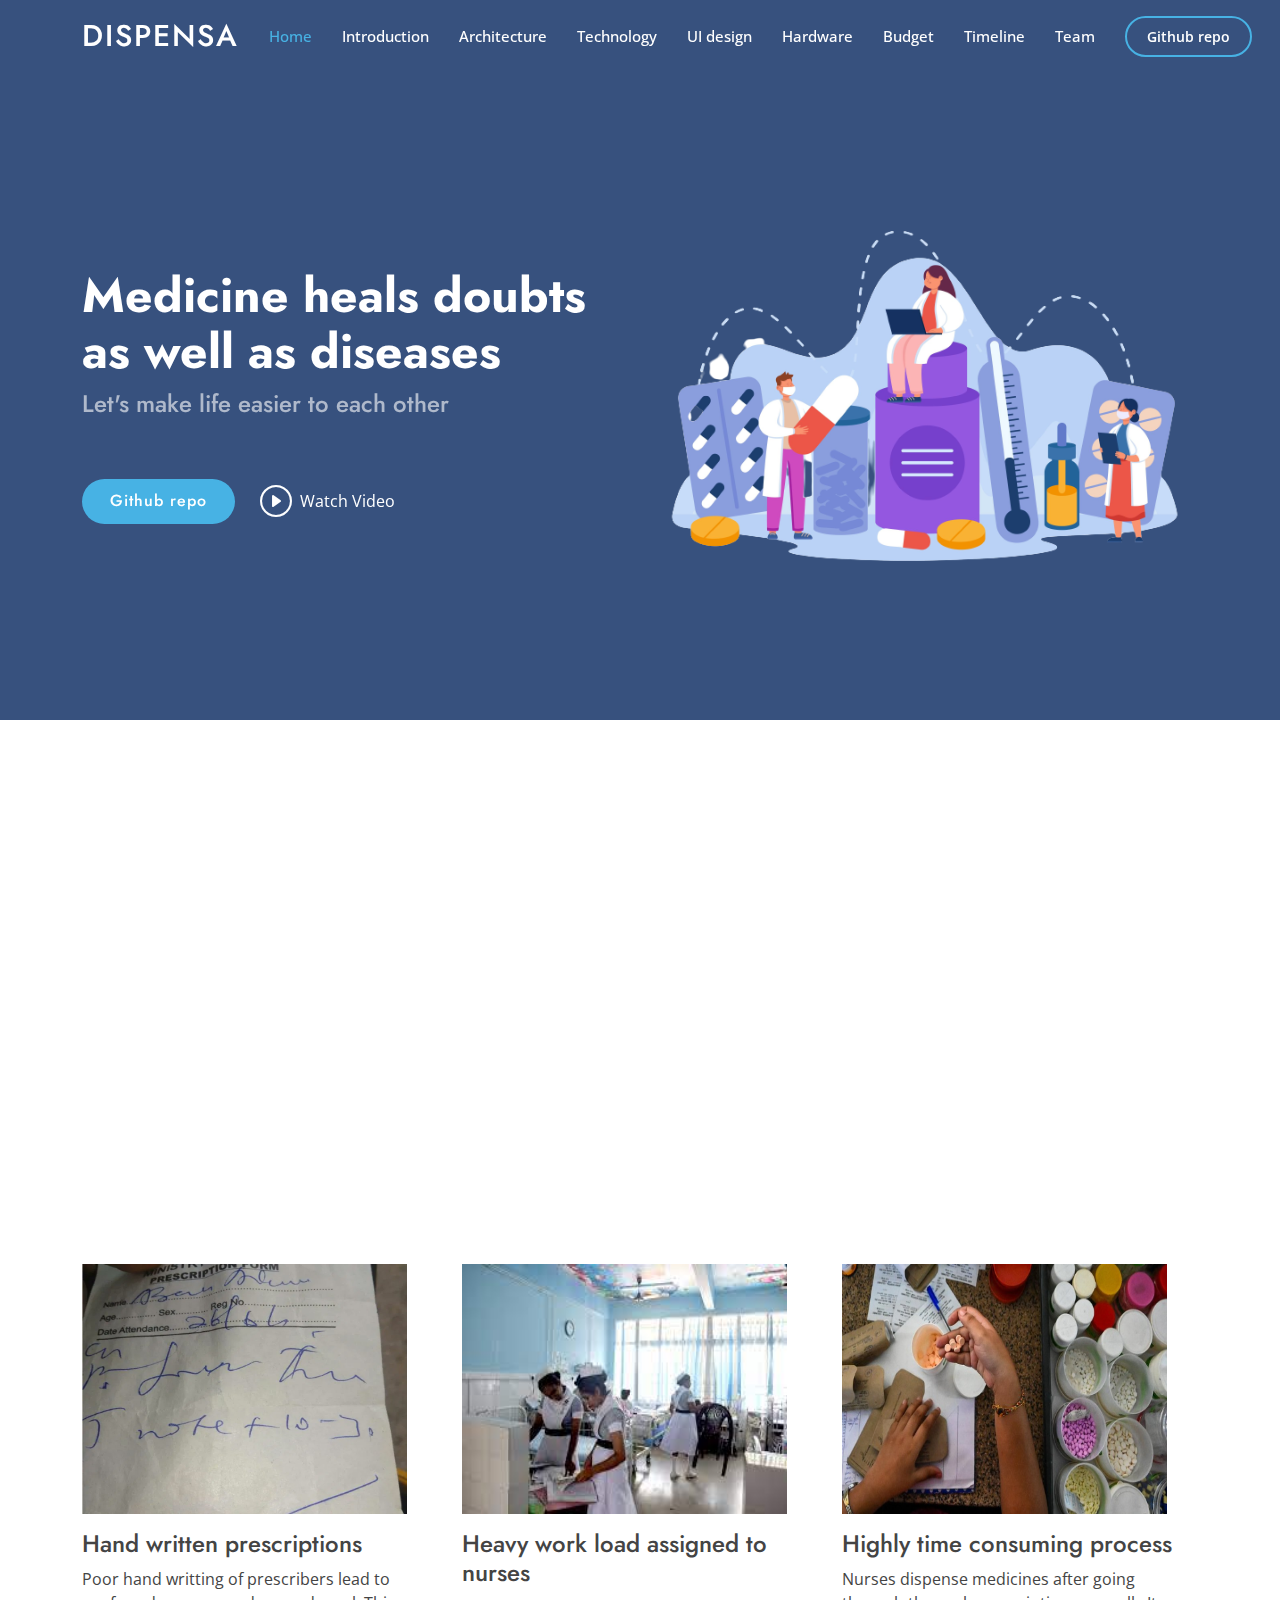
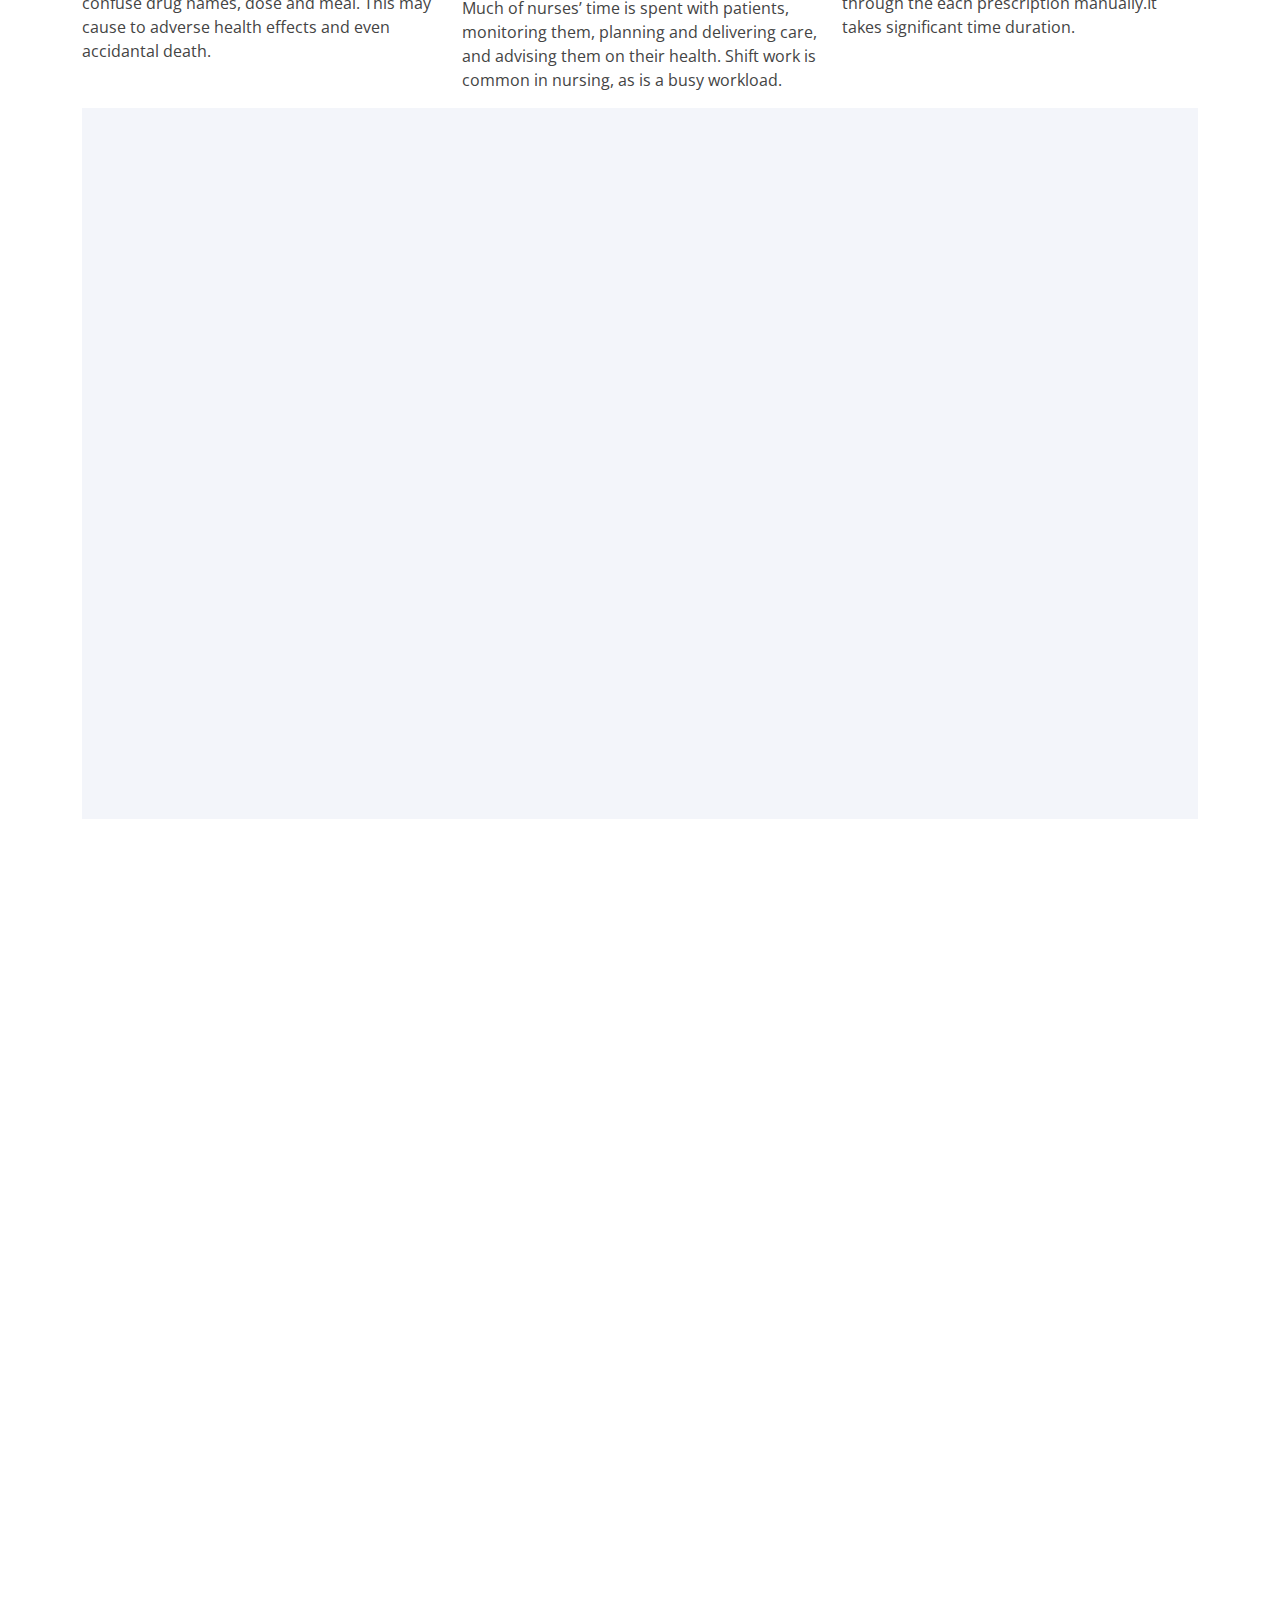
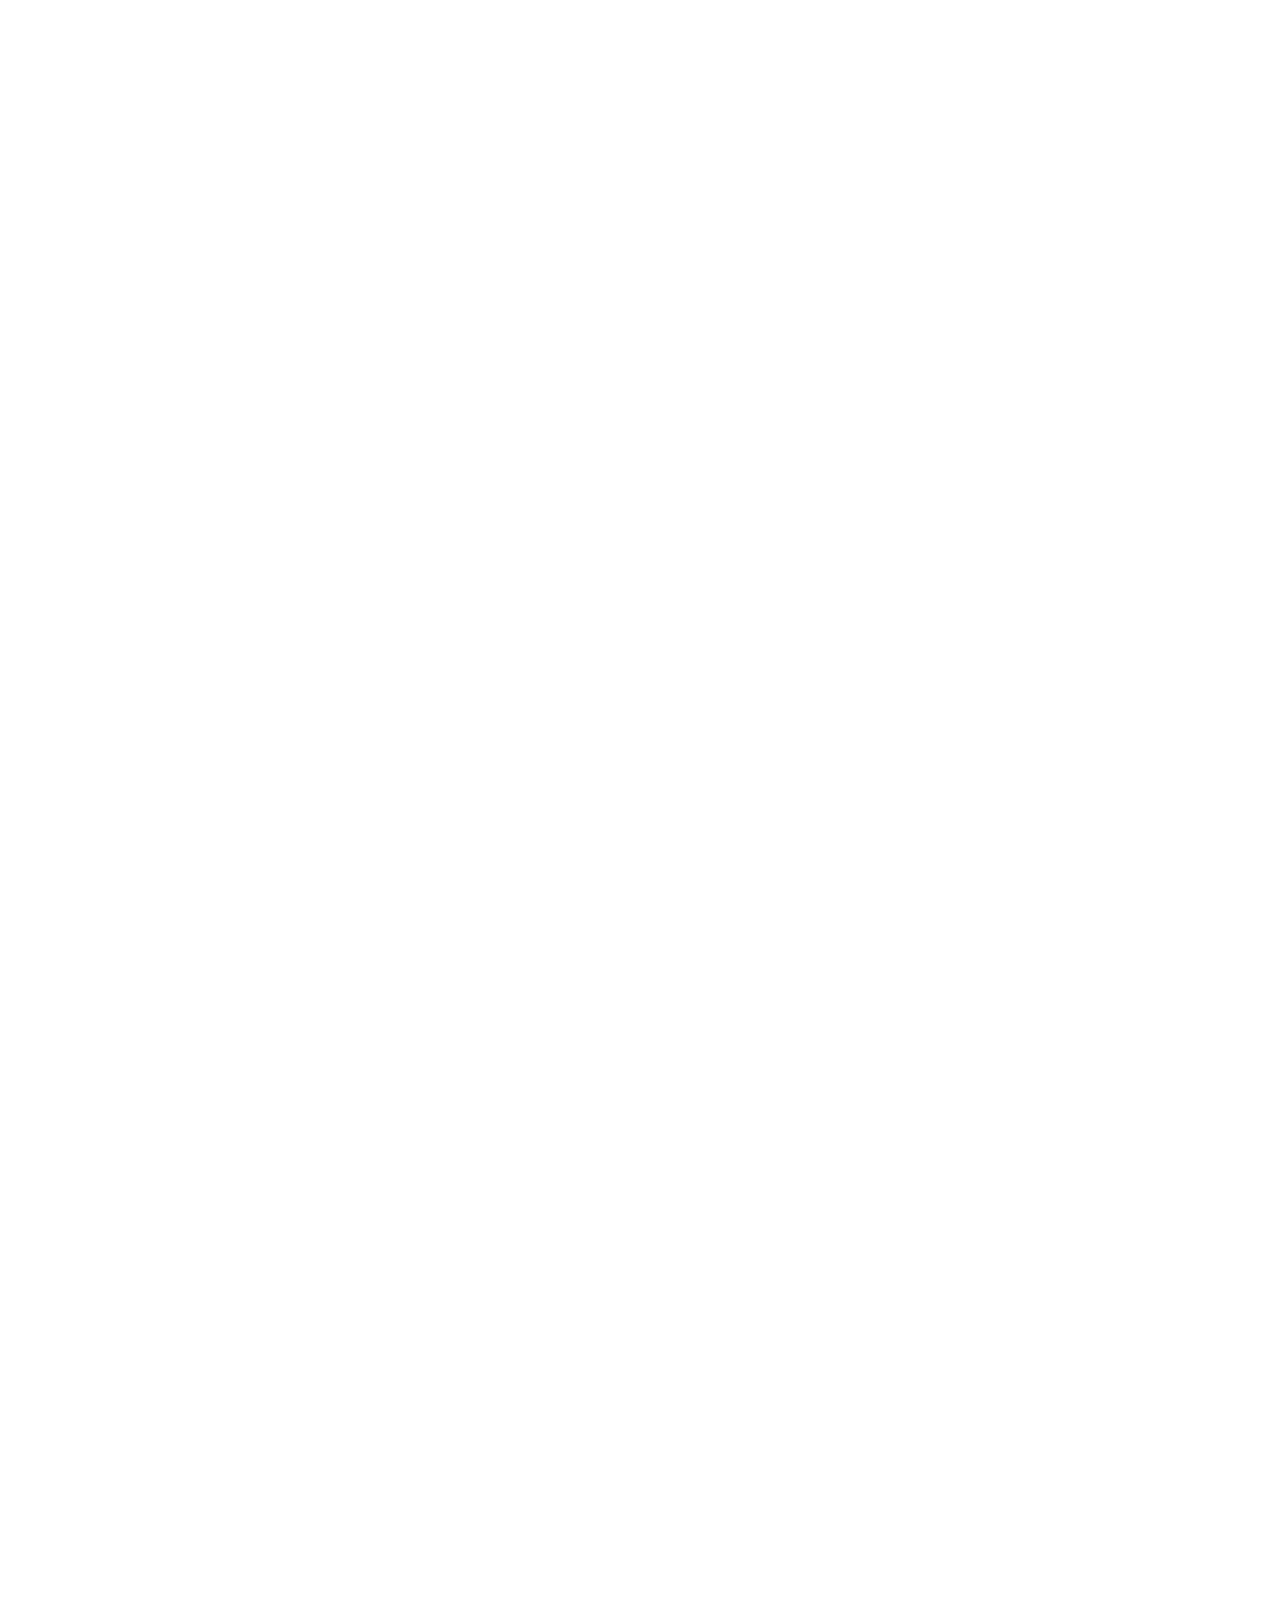
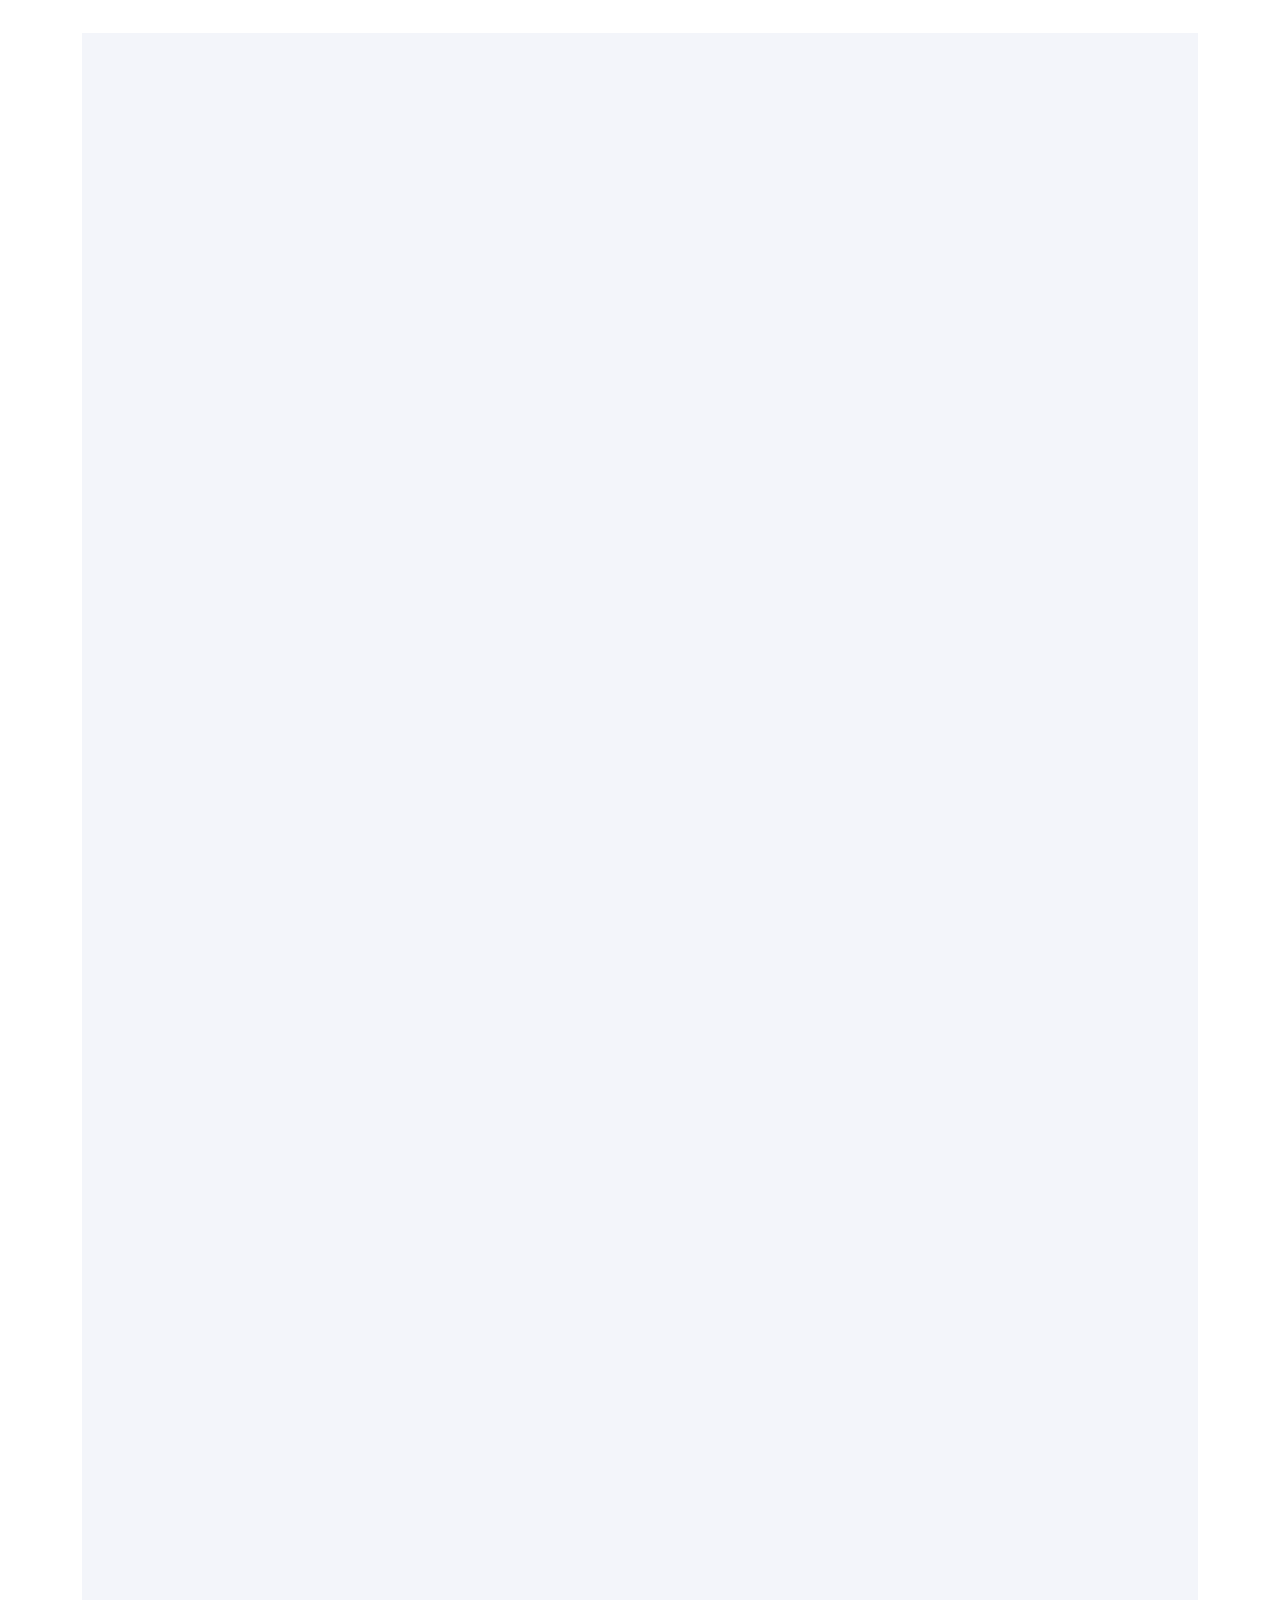
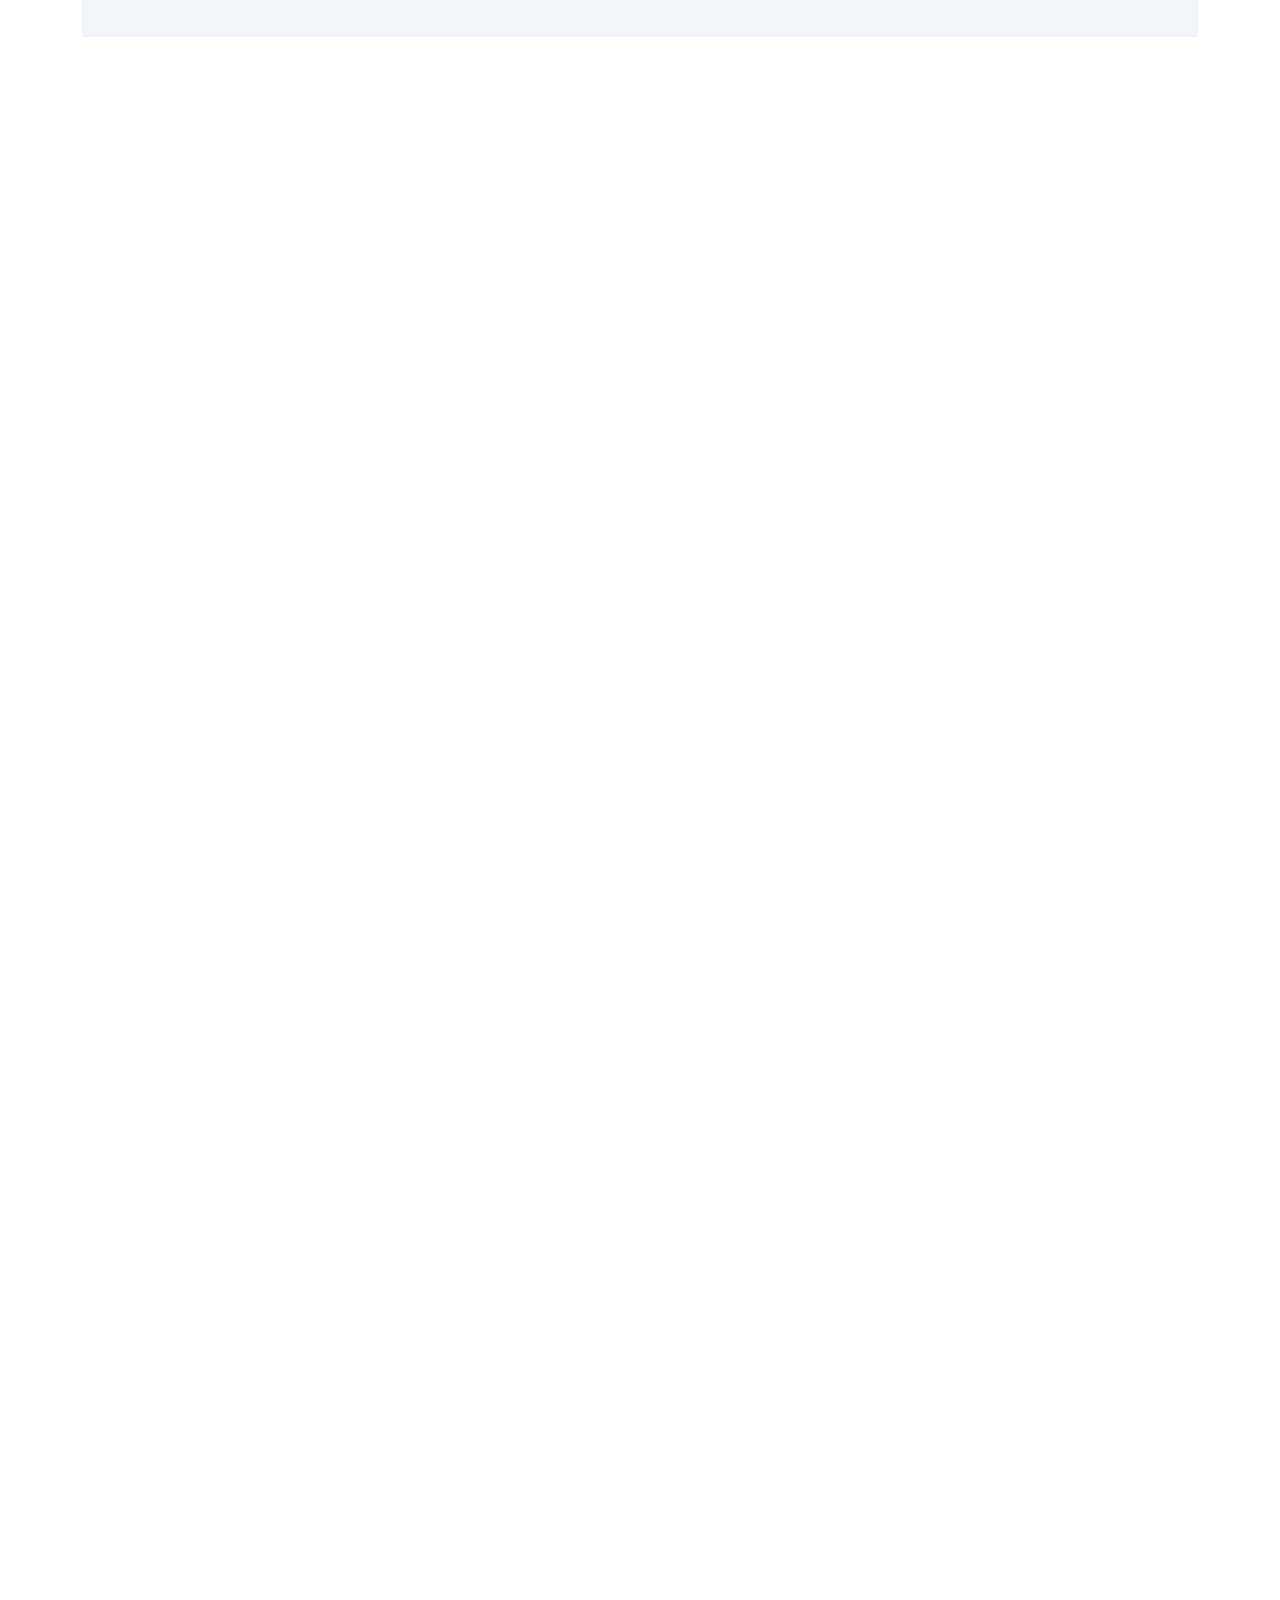
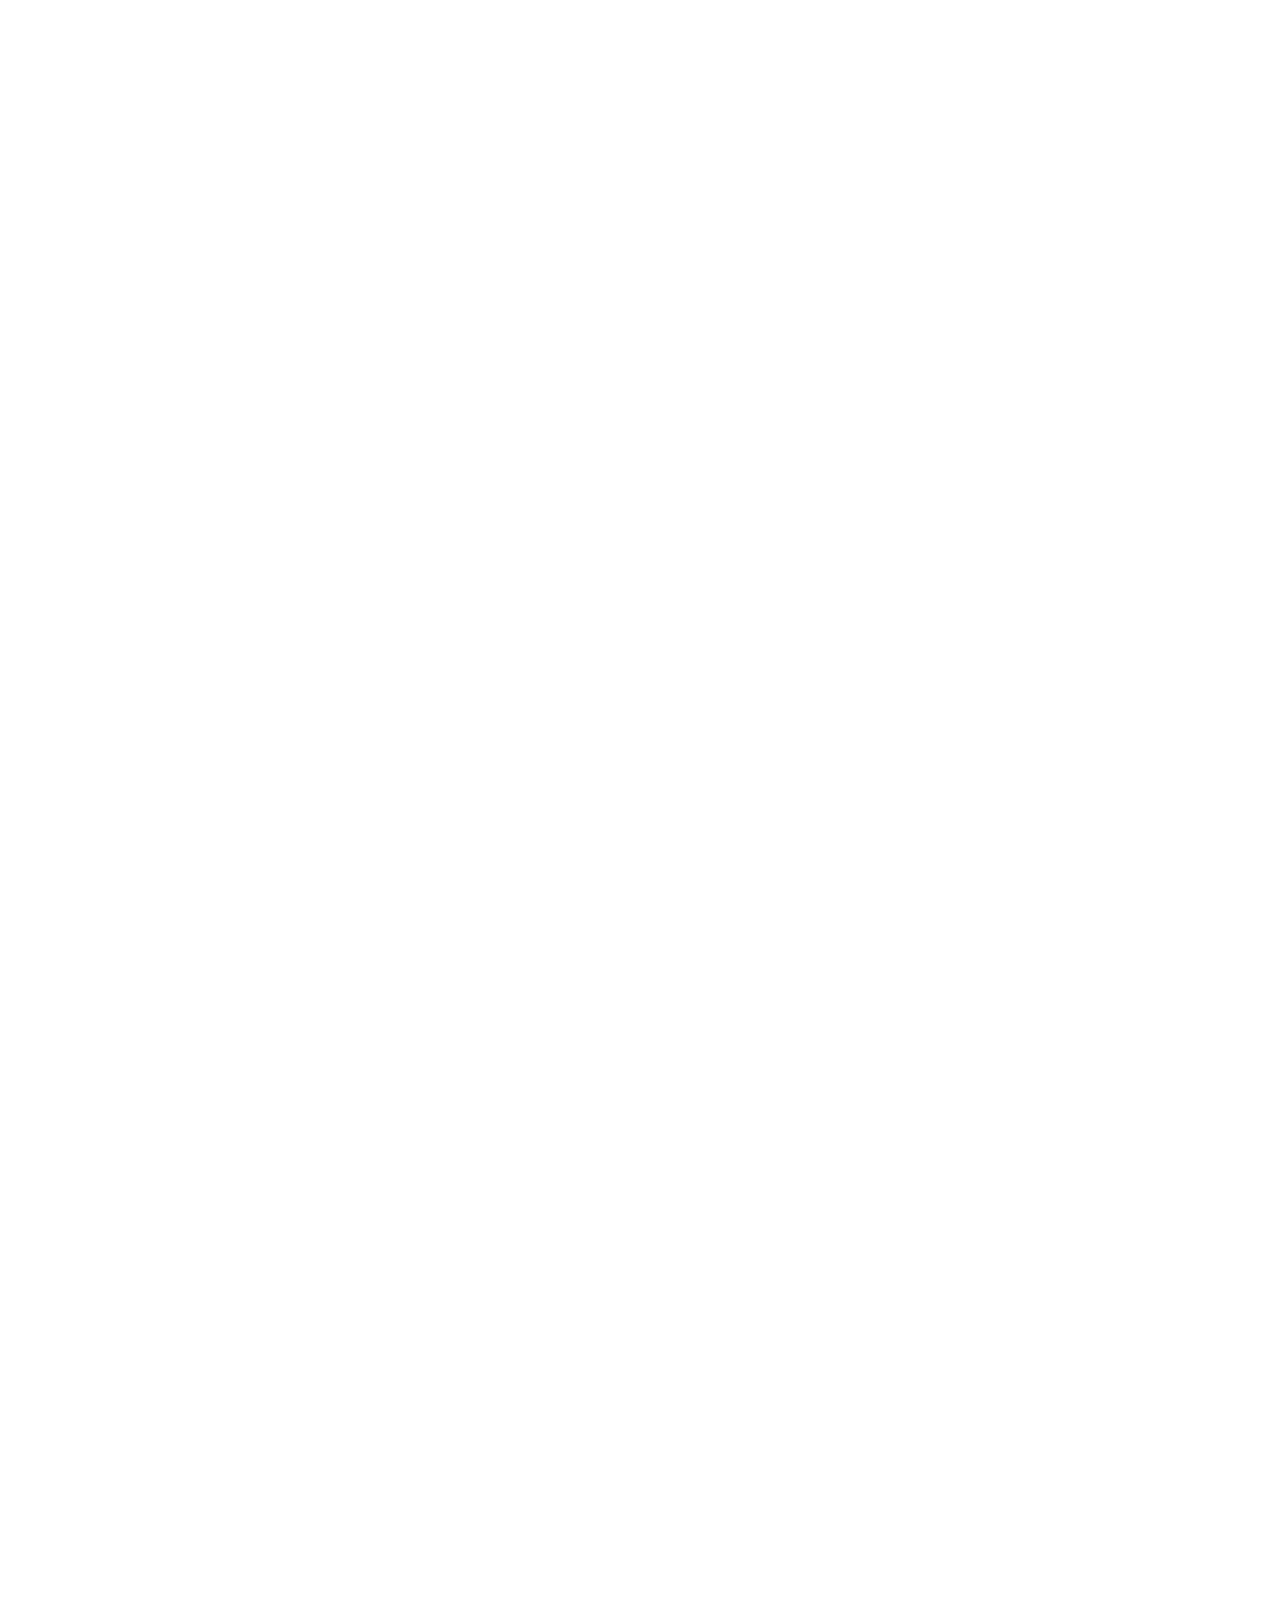
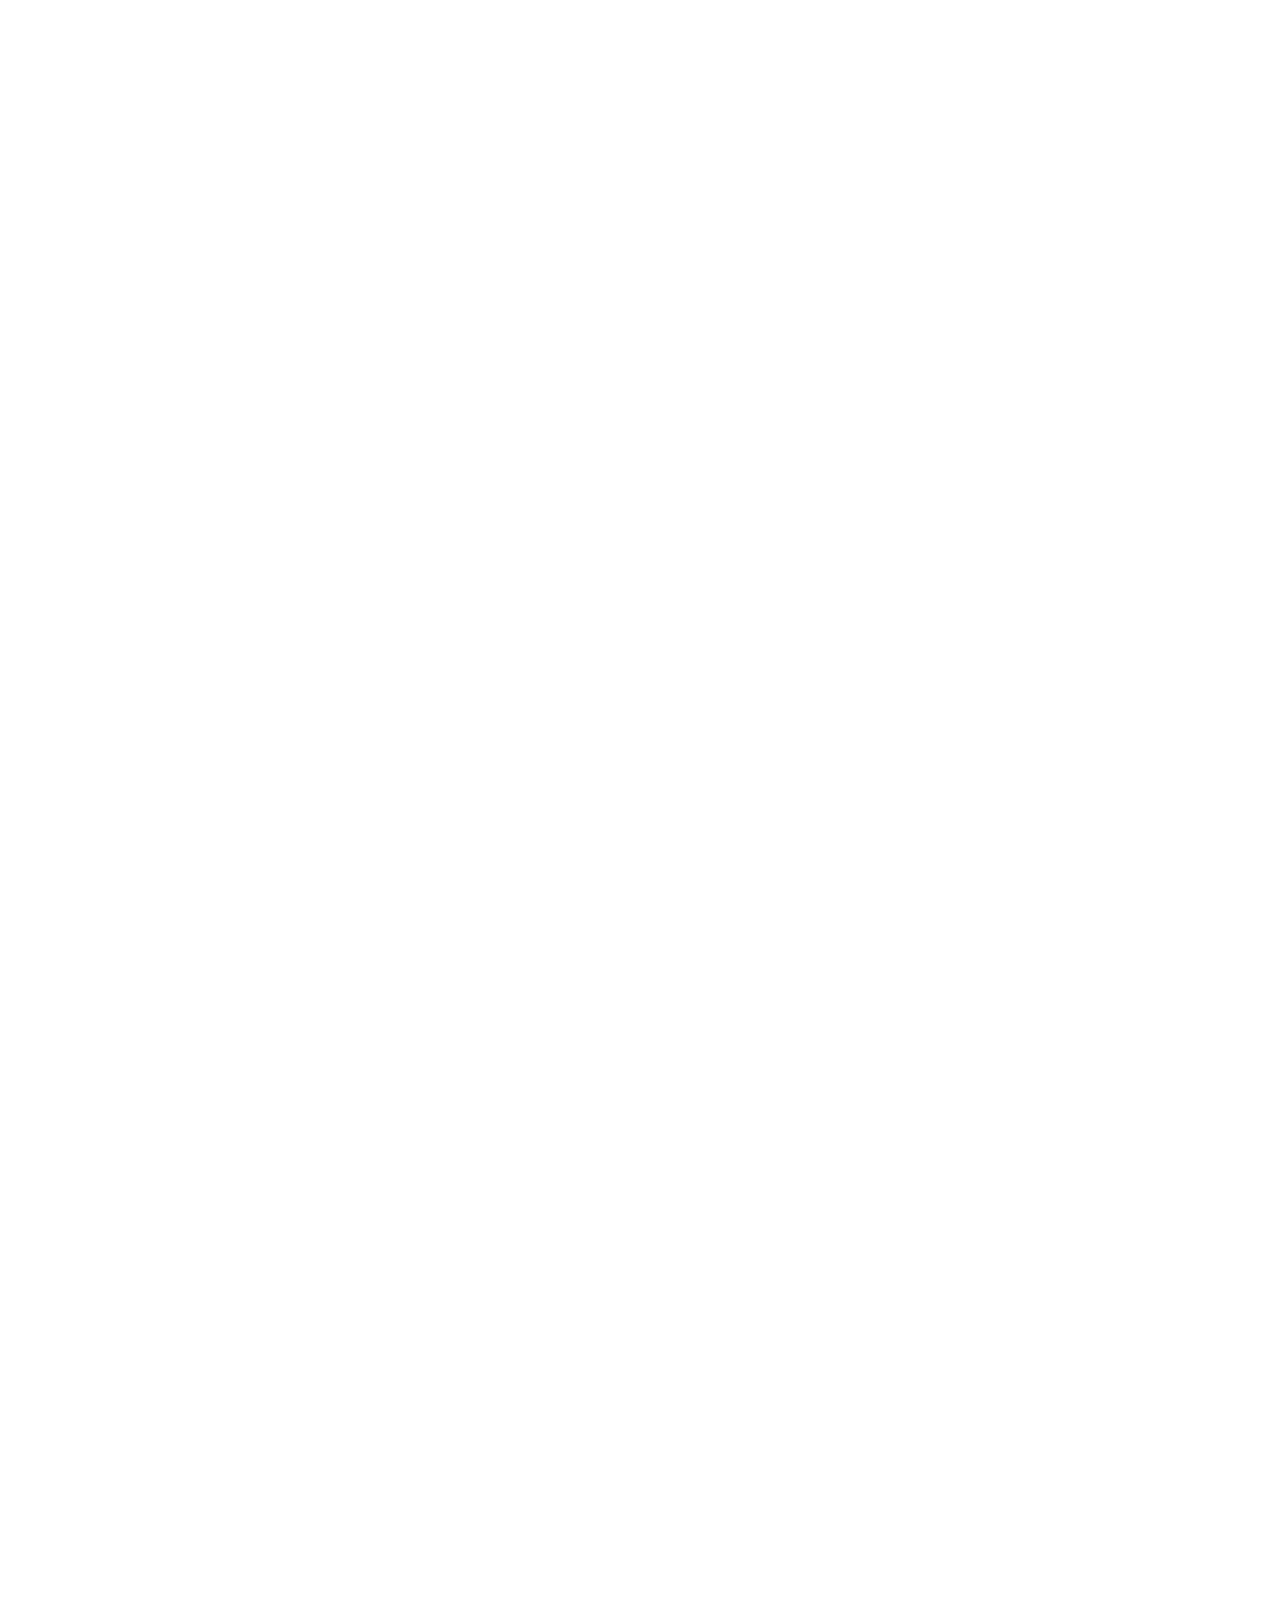
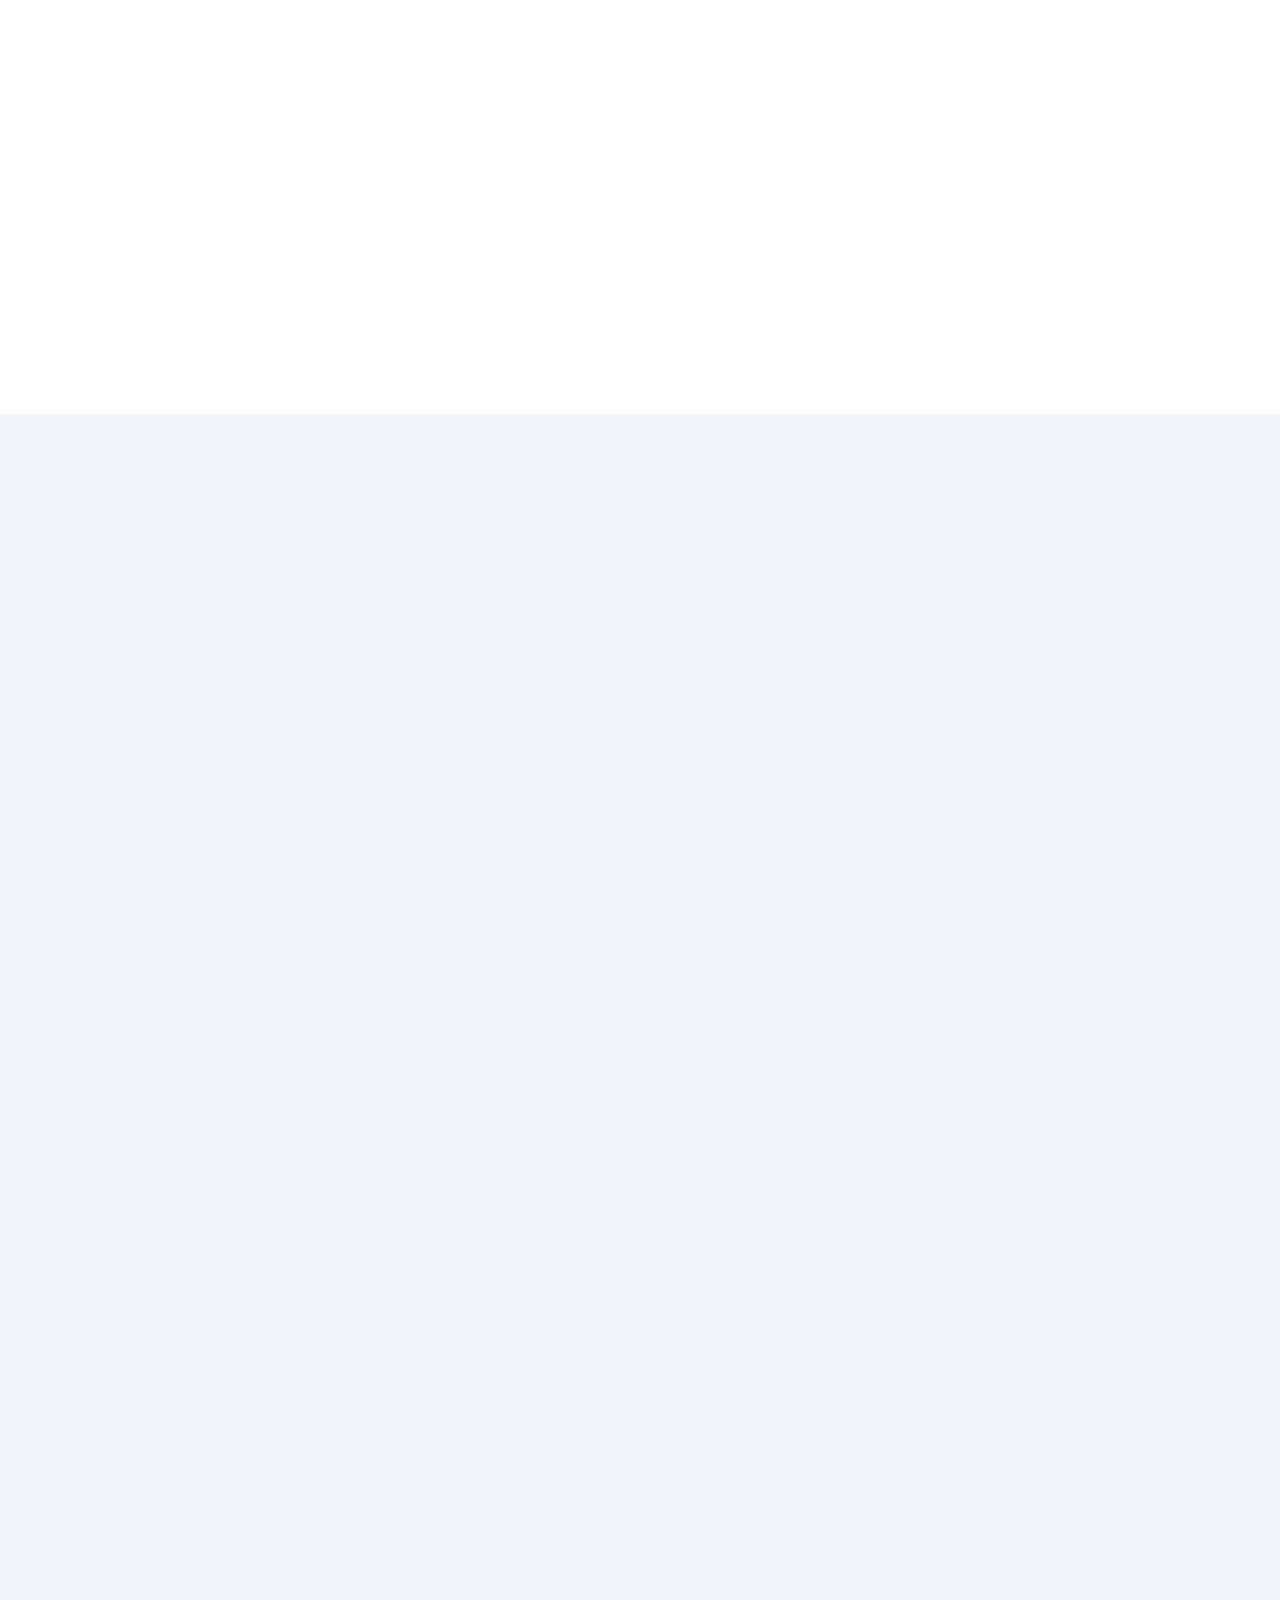
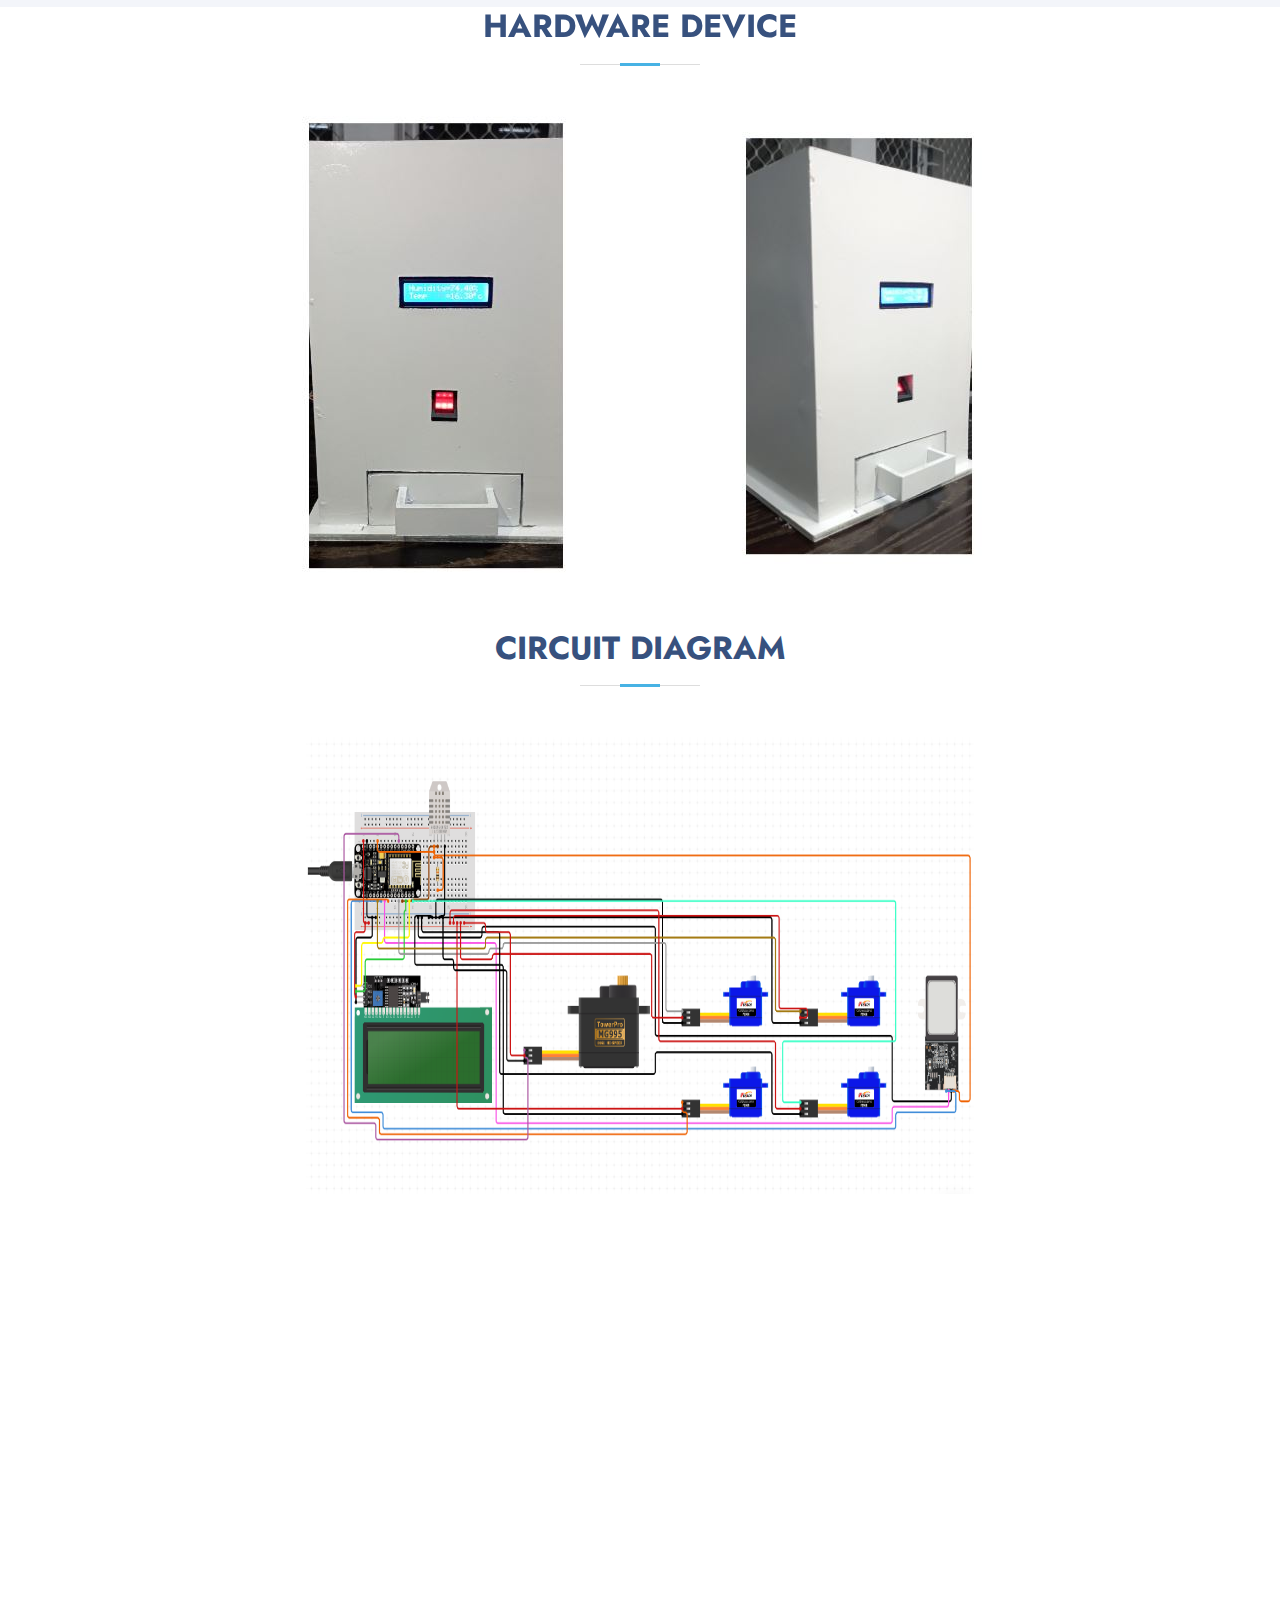
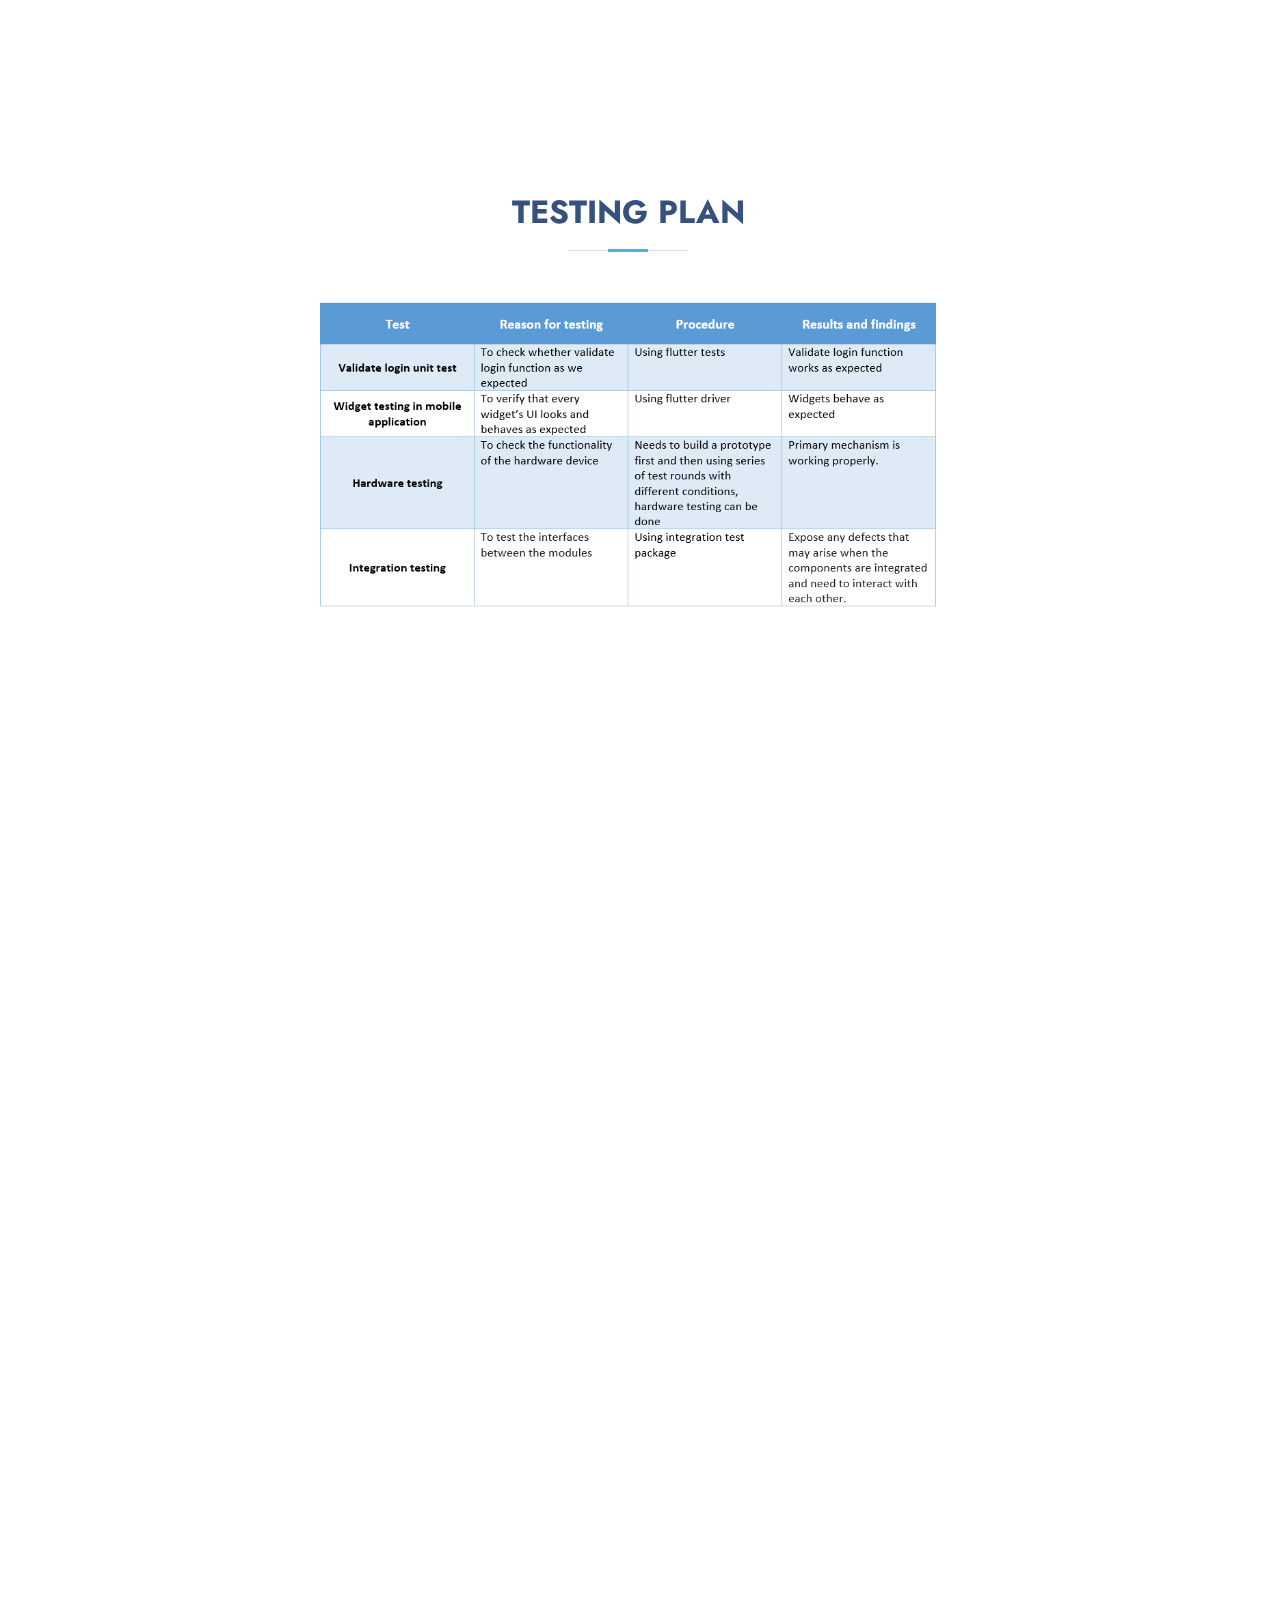
<file: docs/index.html>
<!DOCTYPE html>
<html lang="en">

<head>
  <meta charset="utf-8">
  <meta content="width=device-width, initial-scale=1.0" name="viewport">

  <title>Smart medicine dispenser</title>
  <meta content="" name="description">
  <meta content="" name="keywords">

  <!-- Favicons -->
  <link href="assets/img/favicon.png" rel="icon">
  <link href="assets/img/apple-touch-icon.png" rel="apple-touch-icon">

  <!-- Google Fonts -->
  <link
    href="https://fonts.googleapis.com/css?family=Open+Sans:300,300i,400,400i,600,600i,700,700i|Jost:300,300i,400,400i,500,500i,600,600i,700,700i|Poppins:300,300i,400,400i,500,500i,600,600i,700,700i"
    rel="stylesheet">

  <!-- Vendor CSS Files -->
  <link href="assets/vendor/aos/aos.css" rel="stylesheet">
  <link href="assets/vendor/bootstrap/css/bootstrap.min.css" rel="stylesheet">
  <link href="assets/vendor/bootstrap-icons/bootstrap-icons.css" rel="stylesheet">
  <link href="assets/vendor/boxicons/css/boxicons.min.css" rel="stylesheet">
  <link href="assets/vendor/glightbox/css/glightbox.min.css" rel="stylesheet">
  <link href="assets/vendor/remixicon/remixicon.css" rel="stylesheet">
  <link href="assets/vendor/swiper/swiper-bundle.min.css" rel="stylesheet">

  <!-- Template Main CSS File -->
  <link href="assets/css/style.css" rel="stylesheet">

  <!-- =======================================================
  * Template Name: Arsha - v4.9.1
  * Template URL: https://bootstrapmade.com/arsha-free-bootstrap-html-template-corporate/
  * Author: BootstrapMade.com
  * License: https://bootstrapmade.com/license/
  ======================================================== -->
</head>

<body>

  <!-- ======= Header ======= -->
  <header id="header" class="fixed-top ">
    <div class="container d-flex align-items-center">

      <h1 class="logo me-auto"><a href="index.html">Dispensa</a></h1>
      <!-- Uncomment below if you prefer to use an image logo -->
      <!-- <a href="index.html" class="logo me-auto"><img src="assets/img/logo.png" alt="" class="img-fluid"></a>-->

      <nav id="navbar" class="navbar">
        <ul>
          <li><a class="nav-link scrollto active" href="#hero">Home</a></li>
          <li><a class="nav-link scrollto" href="#intro">Introduction</a></li>
          <li><a class="nav-link scrollto" href="#architecture">Architecture</a></li>
          <li><a class="nav-link scrollto" href="#technology">Technology</a></li>
          <li><a class="nav-link scrollto" href="#ui">UI design</a></li>
          <li><a class="nav-link scrollto" href="#hardware">Hardware</a></li>
          <li><a class="nav-link scrollto" href="#budget">Budget</a></li>
          <li><a class="nav-link scrollto" href="#timeline">Timeline</a></li>
          <li><a class="nav-link scrollto" href="#team">Team</a></li>

          <!-- <li class="dropdown"><a href="#"><span>Drop Down</span> <i class="bi bi-chevron-down"></i></a>
            <ul>
              <li><a href="#">Drop Down 1</a></li>
              <li class="dropdown"><a href="#"><span>Deep Drop Down</span> <i class="bi bi-chevron-right"></i></a>
                <ul>
                  <li><a href="#">Deep Drop Down 1</a></li>
                  <li><a href="#">Deep Drop Down 2</a></li>
                  <li><a href="#">Deep Drop Down 3</a></li>
                  <li><a href="#">Deep Drop Down 4</a></li>
                  <li><a href="#">Deep Drop Down 5</a></li>
                </ul>
              </li>
              <li><a href="#">Drop Down 2</a></li>
              <li><a href="#">Drop Down 3</a></li>
              <li><a href="#">Drop Down 4</a></li>
            </ul>
          </li>
           -->
          <li><a class="getstarted scrollto" href="https://github.com/cepdnaclk/e18-3yp-Smart-Medicine-Dispenser">Github
              repo</a></li>
        </ul>
        <i class="bi bi-list mobile-nav-toggle"></i>
      </nav><!-- .navbar -->

    </div>
  </header><!-- End Header -->

  <!-- ======= Hero Section ======= -->
  <section id="hero" class="d-flex align-items-center">

    <div class="container">
      <div class="row">
        <div class="col-lg-6 d-flex flex-column justify-content-center pt-4 pt-lg-0 order-2 order-lg-1"
          data-aos="fade-up" data-aos-delay="200">
          <h1>Medicine heals doubts as well as diseases</h1>
          <h2>Let's make life easier to each other</h2>
          <div class="d-flex justify-content-center justify-content-lg-start">
            <a href="https://github.com/cepdnaclk/e18-3yp-Smart-Medicine-Dispenser"
              class="btn-get-started scrollto">Github repo</a>
            <a href="https://youtu.be/NjlGALXA3Rw" class="glightbox btn-watch-video"><i
                class="bi bi-play-circle"></i><span>Watch Video</span></a>
          </div>
        </div>
        <div class="col-lg-6 order-1 order-lg-2 hero-img" data-aos="zoom-in" data-aos-delay="200">
          <img src="assets/img/home.png" class="img-fluid animated" alt="">
        </div>
      </div>
    </div>

  </section><!-- End Hero -->

  <main id="main">




    <!-- ======= About Us Section ======= -->
    <section id="intro" class="about">
      <div class="container" data-aos="fade-up">

        <div class="section-title">
          <h2>Introduction</h2>
        </div>

        <div class="row content">
          <div class="col-lg-6">
            <p>
              As we experience in real life, congestion and overcrowding of patients can be considered as
              critical parameters in the healthcare quality, safety, productivity and patient's
              satisfaction towards healthcare services.
            </p>
            <p>
              Let's pay attention towards a ward of a hospital.The standard daily routine in the
              ward comprises of ward rounds by doctors, medication, meals, visiting hours and bedtime.
              This routine may vary if patients are required to undergo laboratory tests, x-ray, or other clinical
              procedures.
              Within those activities, our consideration put on <strong>ward rounds and medication</strong>.

            </p>
            
          </div>
          <div class="col-lg-6 pt-4 pt-lg-0">
            <p>
              Except some private hospitals
              , most of government hospitals are used to follow traditional way of ward rounds and medication that means
              normally doctors do ward rounds by checking patients and assigning or changing prescriptions written on a
              paper.
            </p>
            <p>
              Further, medication is a responsibility of nurse. Currently, they manualy select medicines according to
              the
              prescription given by the doctor. Significant problems that are arised within the current process as
              following.
            </p>
            

          </div>
        </div>

      </div>
    </section>

    <!-- ################# Our Blog Starts Here#######################--->

    <section class="our-blog">
      <div class="container">
        <div class="row session-title">

        </div>
        <div class="blog-row row">
          <div class="col-lg-4 col-md-6">
            <div class="single-blog">
              <figure>
                <img src="assets/img/prescription.jpg" width="325" height="250" alt="">
              </figure>
              <div class="blog-detail">
                <!-- <small>By Admin | August 10 2018</small> -->
                <h4>Hand written prescriptions</h4>
                <p>
                  Poor hand writting of prescribers lead to confuse drug names, dose and meal. This may
                  cause to adverse health effects and even accidantal death.
                </p>
                <div class="link">
                  <!-- <a href="">Read more </a><i class="fas fa-long-arrow-alt-right"></i> -->
                </div>
              </div>


            </div>
          </div>
          <div class="col-lg-4 col-md-6">
            <div class="single-blog">
              <figure>
                <img src="assets/img/download.jpg" width="325" height="250" alt="">
              </figure>
              <div class="blog-detail">
                <!-- <small>By Admin | August 10 2018</small> -->
                <h4>Heavy work load assigned to nurses</h4>
                <p>
                  Much of nurses’ time is spent with patients, monitoring them, planning and delivering care, and
                  advising
                  them on their health. Shift work is common in nursing, as is a busy workload.
                </p>
                <div class="link">
                  <!-- <a href="">Read more </a><i class="fas fa-long-arrow-alt-right"></i> -->
                </div>
              </div>


            </div>
          </div>
          <div class="col-lg-4 col-md-6">
            <div class="single-blog">
              <figure>
                <img src="assets/img/intro.jpg" width="325" height="250" alt="">
              </figure>
              <div class="blog-detail">
                <!-- <small>By Admin | August 10 2018</small> -->
                <h4>Highly time consuming process</h4>
                <p>
                  Nurses dispense medicines after going through the each prescription manually.It takes
                  significant time duration.
                </p>
                <div class="link">
                  <!-- <a href="">Read more </a><i class="fas fa-long-arrow-alt-right"></i> -->
                </div>
              </div>


            </div>
          </div>
        </div>


        <!-- ======= Why Us Section ======= -->
        <section id="why-us" class="why-us section-bg">
          <div class="container-fluid" data-aos="fade-up">

            <div class="row">

              <div class="col-lg-7 d-flex flex-column justify-content-center align-items-stretch  order-2 order-lg-1">

                <div class="content">
                  <h3><strong>Our solution</strong></h3>
                  <p>
                    It is an embedded hardware device which can be controlled using mobile/web application.
                  </p>
                </div>

                <div class="accordion-list">
                  <ul>
                    <li>
                      <a data-bs-toggle="collapse" class="collapse" data-bs-target="#accordion-list-1"> Hardware device
                        <i class="bx bx-chevron-down icon-show"></i><i class="bx bx-chevron-up icon-close"></i></a>
                      <div id="accordion-list-1" class="collapse show" data-bs-parent=".accordion-list">
                        <p>
                          An automated container which contains tubes assigning the respective drug.
                          There is a secured way to put drugs inside it.We plan to control it by giving permission to
                          authorized person by introducing finger print method. Apart from that, there is a mechanism to
                          select meal of drugs for a patient according to his or her prescription and finally all
                          tablets collect
                          to a cup under the device.
                        </p>
                      </div>
                    </li>

                    <li>
                      <a data-bs-toggle="collapse" data-bs-target="#accordion-list-2" class="collapsed"> Mobile/Web
                        application <i class="bx bx-chevron-down icon-show"></i><i
                          class="bx bx-chevron-up icon-close"></i></a>
                      <div id="accordion-list-2" class="collapse" data-bs-parent=".accordion-list">
                        <p>
                          Mobile application uses to control the hardware device as well as monitor patient details.Main
                          users of this application
                          are doctor, nurse and guardian. Doctors can register patient into the ward, assign or edit
                          prescription and
                          dispense medicine.Nurses are restricted to edit prescriptions.Apart from that nurses are
                          eligible for
                          other functions which have for doctors. Guardians only can do is observe the medicine history
                          of the patient.
                        </p>
                      </div>
                    </li>

                    <!-- <li>
                  <a data-bs-toggle="collapse" data-bs-target="#accordion-list-3" class="collapsed"><span>03</span> Dolor sit amet consectetur adipiscing elit? <i class="bx bx-chevron-down icon-show"></i><i class="bx bx-chevron-up icon-close"></i></a>
                  <div id="accordion-list-3" class="collapse" data-bs-parent=".accordion-list">
                    <p>
                      Eleifend mi in nulla posuere sollicitudin aliquam ultrices sagittis orci. Faucibus pulvinar elementum integer enim. Sem nulla pharetra diam sit amet nisl suscipit. Rutrum tellus pellentesque eu tincidunt. Lectus urna duis convallis convallis tellus. Urna molestie at elementum eu facilisis sed odio morbi quis
                    </p>
                  </div>
                </li> -->

                  </ul>
                </div>

              </div>

              <div class="col-lg-5 align-items-stretch order-1 order-lg-2 img"
                style='background-image: url("assets/img/why-us.png");' data-aos="zoom-in" data-aos-delay="150">&nbsp;
              </div>
            </div>

          </div>
        </section><!-- End Why Us Section -->


        
        

        <!-- ======= About Us Section ======= -->
        <section id="architecture" class="about">
          <div class="container" data-aos="fade-up">

            <div class="section-title">
              <h2>Solution Architecture</h2>
            </div>
            
            <img src="images/solutionArch.JPG" alt="Italian Trulli" class="center" style="width:969px;height:435px;">
           

          </div>
        </section>

        <!-- ======= Pricing Section ======= -->
        <section id="pricing" class="pricing">
          <div class="container" data-aos="fade-up">

            <div class="row">

              <div class="col-lg-4" data-aos="fade-up" data-aos-delay="100">
                <div class="box featured">
                  <h3>Frontend</h3>

                  <p>
                    Frontend is mainly focused on maintaining user experience.This includes everything that user sees on
                    a mobile app.
                    Our mobile application provides following user interfaces.
                  </p>

                </div>
              </div>

              <div class="col-lg-4 mt-4 mt-lg-0" data-aos="fade-up" data-aos-delay="200">
                <div class="box featured">
                  <h3>Cloud server</h3>
                  <p>
                    Cloud can be reffered as the head of the system.Hardware device,Frontend and database connect to
                    the cloud being in purposes of storing and processing data.Cloud also allows us for high
                    scalability.
                  </p>
                 
                </div>
              </div>

              <div class="col-lg-4 mt-4 mt-lg-0" data-aos="fade-up" data-aos-delay="300">
                <div class="box featured">
                  <h3>Hardware device</h3>
                  <h4><span>(Sensors & Actuators)</span></h4>
                  
                  <p>
                    Sensors take data from the environment and convert it into electrical
                    signals so that it can be processed by a computer.
                  </p>
                  
                  <p>
                    Actuators, in turn, make connected devices act upon commands sent from the server.
                    According to our device, once actuators get a command, it makes
                    the device behave to select tablets.
                  </p>
                </div>
              </div>

            </div>

          </div>
        </section>
        <!-- End Pricing Section -->

        <!-- ======= Pricing Section ======= -->
        <section id="pricing" class="pricing">
          <div class="container" data-aos="fade-up">

         
            <div class="row">

              <div class="col-lg-4" data-aos="fade-up" data-aos-delay="100">
                <div class="box featured">
                  <h3>Database</h3>
                 
                  <p>
                    A database management system(DBMS) serves as the interface between the user(or applications) and the
                    database.
                    The program allows direct communication with the database, permitting data retrieval, updates,
                    optimization, and the overall management
                    of the information stored in the database. According to our problem domain selecting a reliable DMBS
                    is very important since we are frequently dealing with the stored data.
                  </p>


                </div>
              </div>

              <div class="col-lg-4 mt-4 mt-lg-0" data-aos="fade-up" data-aos-delay="200">
                <div class="box featured">
                  <h3>Wi-Fi</h3>
                 
                  <p>
                    Wi-Fi enables high-throughput data transfer.According to our problem domain
                    Wi-Fi is more suited because our device get connected to a power outlet.
                  </p>
                </div>
              </div>

              

            </div>
            <div class="row">
              <h2>Users</h2>
              <img src="images/users.JPG" alt="Italian Trulli" class="center" style="width:986px;height:348px;">
            </div>

          </div>
        </section>
        <!-- End Pricing Section -->

                <!-- ======= Why Us Section ======= -->
                <section id="why-us" class="why-us section-bg">
                  <div class="container-fluid" data-aos="fade-up">
        
                    <div class="row">
        
                      <div class="col-lg-7 d-flex flex-column justify-content-center align-items-stretch  order-2 order-lg-1">
        
                        <div class="content">
                          <h3><strong>Data & Control Flow</strong></h3>
                          <h2>Doctor</h2>
                          <img src="images/doctor.JPG" alt="Italian Trulli" class="center" style="width:734px;height:409px;">
                          <h2>Nurse</h2>
                          <img src="images/nurse.JPG" alt="Italian Trulli" class="center" style="width:735px;height:413px;">
                          <h2>Guardian</h2>
                          <img src="images/guardian.JPG" alt="Italian Trulli" class="center" style="width:736px;height:414px;">
                          
                        </div>
        
                        
        
                      </div>
        
                     
                    </div>
        
                  </div>
                </section><!-- End Why Us Section -->

         <!-- ======= About Us Section ======= -->
         <section id="ui" class="about">
          <div class="container" data-aos="fade-up">

            <div class="section-title">
              <h2>UI designs</h2>
            </div>
            <!-- <p>
          Our solution mainly consists of two part such as mobile application and hardware device.
        </p> -->
            
             
        
    <section class="our-blog">
      <div class="container">
        <div class="row session-title">

        </div>
        <div class="blog-row row">
          <div class="col-lg-4 col-md-6">
            <div class="single-blog">
              <figure>
                <img src="images/splash.jpg" style="width:225px;height:450px;" alt="">
              </figure>
              <div class="blog-detail">
                <!-- <small>By Admin | August 10 2018</small> -->
                <h4>Splash Screen</h4>
                
                <div class="link">
                  <!-- <a href="">Read more </a><i class="fas fa-long-arrow-alt-right"></i> -->
                </div>
              </div>


            </div>
          </div>
          <div class="col-lg-4 col-md-6">
            <div class="single-blog">
              <figure>
                <img src="images/signin.jpg" width="225" height="450" alt="">
              </figure>
              <div class="blog-detail">
                <!-- <small>By Admin | August 10 2018</small> -->
                <h4>Sign In</h4>
                
                <div class="link">
                  <!-- <a href="">Read more </a><i class="fas fa-long-arrow-alt-right"></i> -->
                </div>
              </div>


            </div>
          </div>
          <div class="col-lg-4 col-md-6">
            <div class="single-blog">
              <figure>
                <img src="images/signup.jpg" width="225" height="450" alt="">
              </figure>
              <div class="blog-detail">
                <!-- <small>By Admin | August 10 2018</small> -->
                <h4>Sign Up</h4>
                
                <div class="link">
                  <!-- <a href="">Read more </a><i class="fas fa-long-arrow-alt-right"></i> -->
                </div>
              </div>


            </div>
          </div>
          
          
        </div>

        <div class="blog-row row">
          <div class="col-lg-4 col-md-6">
            <div class="single-blog">
              <figure>
                <img src="images/resetPassword.jpg" style="width:225px;height:450px;" alt="">
              </figure>
              <div class="blog-detail">
                <!-- <small>By Admin | August 10 2018</small> -->
                <h4>Reset Password</h4>
                
                <div class="link">
                  <!-- <a href="">Read more </a><i class="fas fa-long-arrow-alt-right"></i> -->
                </div>
              </div>


            </div>
          </div>
          <div class="col-lg-4 col-md-6">
            <div class="single-blog">
              <figure>
                <img src="images/welcome.jpg" width="225" height="450" alt="">
              </figure>
              <div class="blog-detail">
                <!-- <small>By Admin | August 10 2018</small> -->
                <h4>Welcome</h4>
                
                <div class="link">
                  <!-- <a href="">Read more </a><i class="fas fa-long-arrow-alt-right"></i> -->
                </div>
              </div>


            </div>
          </div>
          <div class="col-lg-4 col-md-6">
            <div class="single-blog">
              <figure>
                <img src="images/userSelect.jpg" width="225" height="450" alt="">
              </figure>
              <div class="blog-detail">
                <!-- <small>By Admin | August 10 2018</small> -->
                <h4>Users</h4>
                
                <div class="link">
                  <!-- <a href="">Read more </a><i class="fas fa-long-arrow-alt-right"></i> -->
                </div>
              </div>


            </div>
          </div>
        </div>

        <div class="blog-row row">
          <div class="col-lg-4 col-md-6">
            <div class="single-blog">
              <figure>
                <img src="images/credential.jpg" style="width:225px;height:450px;" alt="">
              </figure>
              <div class="blog-detail">
                <!-- <small>By Admin | August 10 2018</small> -->
                <h4>credentials</h4>
                
                <div class="link">
                  <!-- <a href="">Read more </a><i class="fas fa-long-arrow-alt-right"></i> -->
                </div>
              </div>


            </div>
          </div>
          <div class="col-lg-4 col-md-6">
            <div class="single-blog">
              <figure>
                <img src="images/ward.jpg" width="225" height="450" alt="">
              </figure>
              <div class="blog-detail">
                <!-- <small>By Admin | August 10 2018</small> -->
                <h4>Ward</h4>
                
                <div class="link">
                  <!-- <a href="">Read more </a><i class="fas fa-long-arrow-alt-right"></i> -->
                </div>
              </div>


            </div>
          </div>
          <div class="col-lg-4 col-md-6">
            <div class="single-blog">
              <figure>
                <img src="images/register.jpg" width="225" height="450" alt="">
              </figure>
              <div class="blog-detail">
                <!-- <small>By Admin | August 10 2018</small> -->
                <h4>Register Patient</h4>
                
                <div class="link">
                  <!-- <a href="">Read more </a><i class="fas fa-long-arrow-alt-right"></i> -->
                </div>
              </div>


            </div>
          </div>
        </div>

        <div class="blog-row row">
          <div class="col-lg-4 col-md-6">
            <div class="single-blog">
              <figure>
                <img src="images/userProfile.jpg" style="width:225px;height:450px;" alt="">
              </figure>
              <div class="blog-detail">
                <!-- <small>By Admin | August 10 2018</small> -->
                <h4>Patient's Details</h4>
                
                <div class="link">
                  <!-- <a href="">Read more </a><i class="fas fa-long-arrow-alt-right"></i> -->
                </div>
              </div>


            </div>
          </div>
          <div class="col-lg-4 col-md-6">
            <div class="single-blog">
              <figure>
                <img src="images/details.jpg" width="225" height="450" alt="">
              </figure>
              <div class="blog-detail">
                <!-- <small>By Admin | August 10 2018</small> -->
                <h4>Patient's profile</h4>
                
                <div class="link">
                  <!-- <a href="">Read more </a><i class="fas fa-long-arrow-alt-right"></i> -->
                </div>
              </div>


            </div>
          </div>
          <div class="col-lg-4 col-md-6">
            <div class="single-blog">
              <figure>
                <img src="images/prescription.jpg" width="225" height="450" alt="">
              </figure>
              <div class="blog-detail">
                <!-- <small>By Admin | August 10 2018</small> -->
                <h4>Prescriptions</h4>
                
                <div class="link">
                  <!-- <a href="">Read more </a><i class="fas fa-long-arrow-alt-right"></i> -->
                </div>
              </div>


            </div>
          </div>
        </div>
        
        <div class="blog-row row">
          <div class="col-lg-4 col-md-6">
            <div class="single-blog">
              <figure>
                <img src="images/morning.jpg" style="width:225px;height:450px;" alt="">
              </figure>
              <div class="blog-detail">
                <!-- <small>By Admin | August 10 2018</small> -->
                <h4>Morning Meal</h4>
                
                <div class="link">
                  <!-- <a href="">Read more </a><i class="fas fa-long-arrow-alt-right"></i> -->
                </div>
              </div>


            </div>
          </div>
          <div class="col-lg-4 col-md-6">
            <div class="single-blog">
              <figure>
                <img src="images/assign.jpg" width="225" height="450" alt="">
              </figure>
              <div class="blog-detail">
                <!-- <small>By Admin | August 10 2018</small> -->
                <h4>Assign Medicine</h4>
                
                <div class="link">
                  <!-- <a href="">Read more </a><i class="fas fa-long-arrow-alt-right"></i> -->
                </div>
              </div>


            </div>
          </div>
          <div class="col-lg-4 col-md-6">
            <div class="single-blog">
              <figure>
                <img src="images/history.jpg" width="225" height="450" alt="">
              </figure>
              <div class="blog-detail">
                <!-- <small>By Admin | August 10 2018</small> -->
                <h4>History</h4>
                
                <div class="link">
                  <!-- <a href="">Read more </a><i class="fas fa-long-arrow-alt-right"></i> -->
                </div>
              </div>


            </div>
          </div>
        </div>
        

          </div>
        </section>











        

        

        <!-- ======= Services Section ======= -->
        <section id="technology" class="services section-bg">
          <div class="container" data-aos="fade-up">

            <div class="section-title">
              <h2>Technologies</h2>
              <!-- <p>Magnam dolores commodi suscipit. Necessitatibus eius consequatur ex aliquid fuga eum quidem. Sit sint consectetur velit. Quisquam quos quisquam cupiditate. Et nemo qui impedit suscipit alias ea. Quia fugiat sit in iste officiis commodi quidem hic quas.</p> -->
            </div>

            <div class="row">
              <div class="col-xl-3 col-md-6 d-flex align-items-stretch" data-aos="zoom-in" data-aos-delay="100">
                <div class="icon-box">
                  <!-- <div class="icon"><i class="bx bxl-dribbble"></i></div> -->
                  <h4><a href="">Flutter</a></h4>
                  <img src="images/flutter.png" width="150" height="100" alt="Italian Trulli" class="center">
                  <p>An open-source UI software development kit</p>
                </div>
              </div>

              <div class="col-xl-3 col-md-6 d-flex align-items-stretch mt-4 mt-md-0" data-aos="zoom-in"
                data-aos-delay="200">
                <div class="icon-box">
                  <!-- <div class="icon"><i class="bx bx-file"></i></div> -->
                  <h4><a href="">Firebase</a></h4>
                  <img src="images/firebase.png" width="150" height="100" alt="Italian Trulli" class="center">
                  <p> A set of hosting services which offers NoSQL and real-time database</p>
                </div>
              </div>

              <div class="col-xl-3 col-md-6 d-flex align-items-stretch mt-4 mt-xl-0" data-aos="zoom-in"
                data-aos-delay="300">
                <div class="icon-box">
                  <!-- <div class="icon"><i class="bx bx-tachometer"></i></div> -->
                  <h4><a href="">Firestore</a></h4>
                  <img src="images/firestore.png" width="125" height="100" alt="Italian Trulli" class="center">
                  <p>A NoSQL document database built for automatic scaling, high performance, and ease of application
                    development</p>
                </div>
              </div>

              <div class="col-xl-3 col-md-6 d-flex align-items-stretch mt-4 mt-xl-0" data-aos="zoom-in"
                data-aos-delay="400">
                <div class="icon-box">
                  <!-- <div class="icon"><i class="bx bx-layer"></i></div> -->
                  <h4><a href="">Arduino</a></h4>
                  <img src="images/arduino.png" width="125" height="100" alt="Italian Trulli" class="center">
                  <p>Open-source electronic prototyping platform enabling users to create interactive electronic objects
                  </p>
                </div>
              </div>

            </div>

          </div>
        </section><!-- End Services Section -->


    </section>
   




    <!-- ======= Pricing Section ======= -->
    <section id="hardware" class="pricing">
      <div class="container" data-aos="fade-up">

        <div class="section-title">
          <h2>Hardware</h2>
          <!-- <p>Magnam dolores commodi suscipit. Necessitatibus eius consequatur ex aliquid fuga eum quidem. Sit sint consectetur velit. Quisquam quos quisquam cupiditate. Et nemo qui impedit suscipit alias ea. Quia fugiat sit in iste officiis commodi quidem hic quas.</p> -->
        </div>

        <div class="row">

          <div class="col-lg-4" data-aos="fade-up" data-aos-delay="100">
            <div class="box featured">
              <h3>NodeMCU</h3>
              <img src="images/nodeMCU.jpg" width="3000" height="150" alt="Italian Trulli" class="center">
              <!-- <h4><sup>$</sup>0<span>per month</span></h4> -->
              <!-- <ul>
                <li><i class="bx bx-check"></i> Quam adipiscing vitae proin</li>
                <li><i class="bx bx-check"></i> Nec feugiat nisl pretium</li>
                <li><i class="bx bx-check"></i> Nulla at volutpat diam uteera</li>
                <li class="na"><i class="bx bx-x"></i> <span>Pharetra massa massa ultricies</span></li>
                <li class="na"><i class="bx bx-x"></i> <span>Massa ultricies mi quis hendrerit</span></li>
              </ul> -->
              <!-- <a href="#" class="buy-btn">Get Started</a> -->
              <p>

                This is used to control sensors and actuators.
              <ul>
                <li>GPIO pins + WIFI module inbuilt</li>
                <li>Operating Voltage: 3.3V</li>
                <li>Input Volatage: 7-12V</li>
                <li>Flash Memory: 4MB</li>
                <li>SRAM: 64KB</li>
                <li>Clock Speed: 80MHz</li>
              </ul>
              </p>
            </div>
          </div>

          <div class="col-lg-4 mt-4 mt-lg-0" data-aos="fade-up" data-aos-delay="200">
            <div class="box featured">
              <h3>Fingerprint sensor</h3>
              <img src="images/fingerprintSensor.jpg" width="3000" height="150" alt="Italian Trulli" class="center">
              <!-- <h4><sup>$</sup>29<span>per month</span></h4> -->
              <!-- <ul>
                <li><i class="bx bx-check"></i> Quam adipiscing vitae proin</li>
                <li><i class="bx bx-check"></i> Nec feugiat nisl pretium</li>
                <li><i class="bx bx-check"></i> Nulla at volutpat diam uteera</li>
                <li><i class="bx bx-check"></i> Pharetra massa massa ultricies</li>
                <li><i class="bx bx-check"></i> Massa ultricies mi quis hendrerit</li>
              </ul> -->
              <!-- <a href="#" class="buy-btn">Get Started</a> -->
              <p>
                To take fingerprints which will then use to give access to only authorized persons to the hardware
                device.

              <ul>
                <li>Supply Voltage: DC 3.6 ~ 6.0V / 3.3V</li>
                <li>Supply Current: < 120 mA</li>
                <li>Fingerprint Image Time: < 1.0 seconds</li>
                <li>Storage Capacity: 300</li>
                <li>Search Time: 1.0 seconds (1:500,mean)</li>
              </ul>
              </p>
            </div>
          </div>

          <div class="col-lg-4 mt-4 mt-lg-0" data-aos="fade-up" data-aos-delay="300">
            <div class="box featured">
              <h3>Humidity & temperature sensor</h3>
              <img src="images/hunmidity&temperature.jpg" width="3000" height="150" alt="Italian Trulli" class="center">
              <!-- <h4><sup>$</sup>49<span>per month</span></h4> -->
              <!-- <ul>
                <li><i class="bx bx-check"></i> Quam adipiscing vitae proin</li>
                <li><i class="bx bx-check"></i> Nec feugiat nisl pretium</li>
                <li><i class="bx bx-check"></i> Nulla at volutpat diam uteera</li>
                <li><i class="bx bx-check"></i> Pharetra massa massa ultricies</li>
                <li><i class="bx bx-check"></i> Massa ultricies mi quis hendrerit</li>
              </ul> -->
              <p>
                To take the humidity and temperature parameters inside the hardware device.

              <ul>
                <li>Supply Volatage: 3.3-5.2 V</li>
                <li>Temperature Range: (-40) - (+80) °C</li>
                <li>Temperature Precision: ±0.5 °C</li>
                <li>Humidity Range: 10%-90% RH</li>
                <li>Humidity Precision: ±3% RH</li>
              </ul>
              </p>
              <!-- <a href="#" class="buy-btn">Get Started</a> -->
            </div>
          </div>



        </div>


        <div class="row">

          <div class="col-lg-4" data-aos="fade-up" data-aos-delay="100">
            <div class="box featured">
              <h3>Servor motor</h3>
              <img src="images/servoMotors.jpg" width="3000" height="150" alt="Italian Trulli" class="center">
              <!-- <h4><sup>$</sup>0<span>per month</span></h4> -->
              <!-- <ul>
                <li><i class="bx bx-check"></i> Quam adipiscing vitae proin</li>
                <li><i class="bx bx-check"></i> Nec feugiat nisl pretium</li>
                <li><i class="bx bx-check"></i> Nulla at volutpat diam uteera</li>
                <li class="na"><i class="bx bx-x"></i> <span>Pharetra massa massa ultricies</span></li>
                <li class="na"><i class="bx bx-x"></i> <span>Massa ultricies mi quis hendrerit</span></li>
              </ul> -->
              <!-- <a href="#" class="buy-btn">Get Started</a> -->
              <p>
                Used for the selecting mechanism to select pills one by one.
              <ul>
                <li>Operating Voltage: 3.0V - 7.2V</li>
                <li>Operating Speed: 0.12second/60degree</li>
                <li>Current(Idle): 10mA(typical)</li>
                <li>180 degree rotation</li>
              </ul>
              </p>
            </div>
          </div>

          <div class="col-lg-4 mt-4 mt-lg-0" data-aos="fade-up" data-aos-delay="200">
            <div class="box featured">
              <h3>I2C module</h3>
              <img src="images/i2c.jpg" width="3000" height="150" alt="Italian Trulli" class="center">
              <!-- <h4><sup>$</sup>29<span>per month</span></h4> -->
              <!-- <ul>
                <li><i class="bx bx-check"></i> Quam adipiscing vitae proin</li>
                <li><i class="bx bx-check"></i> Nec feugiat nisl pretium</li>
                <li><i class="bx bx-check"></i> Nulla at volutpat diam uteera</li>
                <li><i class="bx bx-check"></i> Pharetra massa massa ultricies</li>
                <li><i class="bx bx-check"></i> Massa ultricies mi quis hendrerit</li>
              </ul> -->
              <!-- <a href="#" class="buy-btn">Get Started</a> -->
              <p>
               To connect LCD display
              <ul>
                <li>Operating Voltage: 3.0V - 7.2V</li>
                <li>Operating Speed: 0.12second/60degree</li>
                <li>Current(Idle): 10mA(typical)</li>
                <li>180 degree rotation</li>

              </ul>
              </p>
            </div>
          </div>

          <div class="col-lg-4 mt-4 mt-lg-0" data-aos="fade-up" data-aos-delay="300">
            <div class="box featured">
              <h3>LCD display</h3>
              <img src="images/lcd.jpg" width="3000" height="150" alt="Italian Trulli" class="center">
              <!-- <h4><sup>$</sup>49<span>per month</span></h4> -->
              <!-- <ul>
                <li><i class="bx bx-check"></i> Quam adipiscing vitae proin</li>
                <li><i class="bx bx-check"></i> Nec feugiat nisl pretium</li>
                <li><i class="bx bx-check"></i> Nulla at volutpat diam uteera</li>
                <li><i class="bx bx-check"></i> Pharetra massa massa ultricies</li>
                <li><i class="bx bx-check"></i> Massa ultricies mi quis hendrerit</li>
              </ul> -->
              <p>
                To display the progress of mechanism.
              <ul>
                <li>Operating Voltage: 3.3-5 V</li>
                <li>Size: 0.91 inch</li>
                <li>Resolution: 128 × 32</li>
              </ul>
              </p>
              <!-- <a href="#" class="buy-btn">Get Started</a> -->
            </div>
          </div>



        </div>
        
          </div>

          





        </div>

      </div>
    </section>
    <!-- End Pricing Section -->

    
        <!-- ======= Services Section ======= -->
        <section id="services" class="services section-bg">
          <div class="container" data-aos="fade-up">

            
              <h2>Hardware Design</h2>
              <!-- <p>Magnam dolores commodi suscipit. Necessitatibus eius consequatur ex aliquid fuga eum quidem. Sit sint consectetur velit. Quisquam quos quisquam cupiditate. Et nemo qui impedit suscipit alias ea. Quia fugiat sit in iste officiis commodi quidem hic quas.</p> -->
              <img src="images/hardware.JPG" alt="Italian Trulli" class="center" style="width:388px;height:250px;">
            <div class="row">

              <h2>Internal Tube Design</h2>
              <!-- <p>Magnam dolores commodi suscipit. Necessitatibus eius consequatur ex aliquid fuga eum quidem. Sit sint consectetur velit. Quisquam quos quisquam cupiditate. Et nemo qui impedit suscipit alias ea. Quia fugiat sit in iste officiis commodi quidem hic quas.</p> -->
              <img src="images/tubeDesign.JPG" alt="Italian Trulli" class="center" style="width:497px;height:334px;">
            <div class="row">

              <h2>Internal Tube Mechanism</h2>
              <!-- <p>Magnam dolores commodi suscipit. Necessitatibus eius consequatur ex aliquid fuga eum quidem. Sit sint consectetur velit. Quisquam quos quisquam cupiditate. Et nemo qui impedit suscipit alias ea. Quia fugiat sit in iste officiis commodi quidem hic quas.</p> -->
              
              <iframe width="465" height="350" src="https://youtube.com/embed/CHEH6Biq0gc?feature=share" class="center" title="3YP Project video" frameborder="0" allow="accelerometer; autoplay; clipboard-write; encrypted-media; gyroscope; picture-in-picture; web-share" allowfullscreen></iframe>
            <div class="row">
           

            </div>

          </div>
        </section><!-- End Services Section -->



    
  
    
    
    

   



   <div class="section-title">
    <h2>Hardware Device</h2>
  </div>
  <!-- <p>
Our solution mainly consists of two part such as mobile application and hardware device.
</p> -->
  <img src="images/device.JPG" alt="Italian Trulli"  class="center" style="width:692px;height:457px;">
   <div class="row content">
<div class="center">
  <p></p>
  
  <div class="d-flex justify-content-center justify-content-lg-start">
      
    <p>&nbsp;&nbsp;&nbsp;&nbsp;&nbsp;&nbsp;&nbsp;&nbsp;&nbsp;&nbsp;&nbsp;&nbsp;&nbsp;&nbsp;&nbsp;&nbsp;&nbsp;&nbsp;&nbsp;&nbsp;&nbsp;&nbsp;&nbsp;&nbsp;&nbsp;&nbsp;&nbsp;&nbsp;&nbsp;&nbsp;&nbsp;&nbsp;&nbsp;&nbsp;&nbsp;&nbsp;&nbsp;&nbsp;&nbsp;&nbsp;&nbsp;&nbsp;&nbsp;&nbsp;&nbsp;&nbsp;&nbsp;&nbsp;&nbsp;&nbsp;&nbsp;&nbsp;&nbsp;&nbsp;&nbsp;&nbsp;&nbsp;&nbsp;&nbsp;&nbsp;&nbsp;&nbsp;&nbsp;&nbsp;&nbsp;&nbsp;&nbsp;&nbsp;&nbsp;&nbsp;&nbsp;&nbsp;&nbsp;&nbsp;&nbsp;&nbsp;&nbsp;&nbsp;</p>
   

        
  </div>
  
  
  </div>

  <div class="section-title">
    <h2>Circuit Diagram</h2>
  </div>
  <!-- <p>
Our solution mainly consists of two part such as mobile application and hardware device.
</p> -->
  <img src="images/CIRCUIT DIAGRAM.png" alt="Italian Trulli"  class="center" style="width:692px;height:457px;">
   <div class="row content">
<div class="center">
  <p></p>
  
  <div class="d-flex justify-content-center justify-content-lg-start">
      
    <p>&nbsp;&nbsp;&nbsp;&nbsp;&nbsp;&nbsp;&nbsp;&nbsp;&nbsp;&nbsp;&nbsp;&nbsp;&nbsp;&nbsp;&nbsp;&nbsp;&nbsp;&nbsp;&nbsp;&nbsp;&nbsp;&nbsp;&nbsp;&nbsp;&nbsp;&nbsp;&nbsp;&nbsp;&nbsp;&nbsp;&nbsp;&nbsp;&nbsp;&nbsp;&nbsp;&nbsp;&nbsp;&nbsp;&nbsp;&nbsp;&nbsp;&nbsp;&nbsp;&nbsp;&nbsp;&nbsp;&nbsp;&nbsp;&nbsp;&nbsp;&nbsp;&nbsp;&nbsp;&nbsp;&nbsp;&nbsp;&nbsp;&nbsp;&nbsp;&nbsp;&nbsp;&nbsp;&nbsp;&nbsp;&nbsp;&nbsp;&nbsp;&nbsp;&nbsp;&nbsp;&nbsp;&nbsp;&nbsp;&nbsp;&nbsp;&nbsp;&nbsp;&nbsp;</p>
   

        
  </div>
  
  
  </div>
 

  <section id="why-us" class="about">
    <div class="container" data-aos="fade-up">

      <div class="section-title">
        <h2>Demonstration</h2>
      </div>
     
      <iframe width="560" height="315" src="https://www.youtube.com/embed/sE_Jl20sdoQ" class="center" title="YouTube video player" frameborder="0" allow="accelerometer; autoplay; clipboard-write; encrypted-media; gyroscope; picture-in-picture; web-share" allowfullscreen></iframe>
      

    </div>
  </section>













  <div class="section-title">
    <h2>Testing Plan</h2>
  </div>
  <!-- <p>
Our solution mainly consists of two part such as mobile application and hardware device.
</p> -->
  <img src="images/testingPlan.png" alt="Italian Trulli" class="center">

  
 


  <p></p>
  <p>&nbsp;&nbsp;&nbsp;</p>
  <p>&nbsp;&nbsp;&nbsp;</p>

  </div>
  </section>


  <section id="budget" class="about">
    <div class="container" data-aos="fade-up">

      <div class="section-title">
        <h2>Budget</h2>
      </div>
     
      <img src="images/Presentation2.png" alt="Italian Trulli" class="center">
      

    </div>
  </section>

  <section id="timeline" class="about">
    <div class="container" data-aos="fade-up">

      <div class="section-title">
        <h2>Timeline</h2>
      </div>
     
      <img src="assets/img/Timeline.JPG" alt="Italian Trulli" class="center">
      

    </div>
  </section>



   









    <!-- <div class="section-title">
      <h2>Timeline</h2>
    </div>
  
    <img src="assets/img/Timeline.JPG" alt="Italian Trulli" class="center">
   

    </div>
    </section> -->


    <!-- ======= Cta Section ======= -->
    <!-- <section id="cta" class="cta">
      <div class="container" data-aos="zoom-in">

        <div class="row">
          <div class="col-lg-9 text-center text-lg-start">
            <h3>Call To Action</h3>
            <p> Duis aute irure dolor in reprehenderit in voluptate velit esse cillum dolore eu fugiat nulla pariatur. Excepteur sint occaecat cupidatat non proident, sunt in culpa qui officia deserunt mollit anim id est laborum.</p>
          </div>
          <div class="col-lg-3 cta-btn-container text-center">
            <a class="cta-btn align-middle" href="#">Call To Action</a>
          </div>
        </div>

      </div>
    </section> -->
    <!-- End Cta Section -->

    <!-- ======= Skills Section ======= -->
    <!-- <section id="skills" class="skills">
      <div class="container" data-aos="fade-up">

        <div class="row">
          <div class="col-lg-6 d-flex align-items-center" data-aos="fade-right" data-aos-delay="100">
            <img src="assets/img/skills.png" class="img-fluid" alt="">
          </div>
          <div class="col-lg-6 pt-4 pt-lg-0 content" data-aos="fade-left" data-aos-delay="100">
            <h3>Voluptatem dignissimos provident quasi corporis voluptates</h3>
            <p class="fst-italic">
              Lorem ipsum dolor sit amet, consectetur adipiscing elit, sed do eiusmod tempor incididunt ut labore et dolore
              magna aliqua.
            </p>

            <div class="skills-content">

              <div class="progress">
                <span class="skill">HTML <i class="val">100%</i></span>
                <div class="progress-bar-wrap">
                  <div class="progress-bar" role="progressbar" aria-valuenow="100" aria-valuemin="0" aria-valuemax="100"></div>
                </div>
              </div>

              <div class="progress">
                <span class="skill">CSS <i class="val">90%</i></span>
                <div class="progress-bar-wrap">
                  <div class="progress-bar" role="progressbar" aria-valuenow="90" aria-valuemin="0" aria-valuemax="100"></div>
                </div>
              </div>

              <div class="progress">
                <span class="skill">JavaScript <i class="val">75%</i></span>
                <div class="progress-bar-wrap">
                  <div class="progress-bar" role="progressbar" aria-valuenow="75" aria-valuemin="0" aria-valuemax="100"></div>
                </div>
              </div>

              <div class="progress">
                <span class="skill">Photoshop <i class="val">55%</i></span>
                <div class="progress-bar-wrap">
                  <div class="progress-bar" role="progressbar" aria-valuenow="55" aria-valuemin="0" aria-valuemax="100"></div>
                </div>
              </div>

            </div>

          </div>
        </div>

      </div>
    </section> -->
    <!-- End Skills Section -->

    <!-- ======= Services Section ======= -->
    <!-- <section id="services" class="services section-bg">
      <div class="container" data-aos="fade-up">

        <div class="section-title">
          <h2>Services</h2>
          <p>Magnam dolores commodi suscipit. Necessitatibus eius consequatur ex aliquid fuga eum quidem. Sit sint consectetur velit. Quisquam quos quisquam cupiditate. Et nemo qui impedit suscipit alias ea. Quia fugiat sit in iste officiis commodi quidem hic quas.</p>
        </div>

        <div class="row">
          <div class="col-xl-3 col-md-6 d-flex align-items-stretch" data-aos="zoom-in" data-aos-delay="100">
            <div class="icon-box">
              <div class="icon"><i class="bx bxl-dribbble"></i></div>
              <h4><a href="">Lorem Ipsum</a></h4>
              <p>Voluptatum deleniti atque corrupti quos dolores et quas molestias excepturi</p>
            </div>
          </div>

          <div class="col-xl-3 col-md-6 d-flex align-items-stretch mt-4 mt-md-0" data-aos="zoom-in" data-aos-delay="200">
            <div class="icon-box">
              <div class="icon"><i class="bx bx-file"></i></div>
              <h4><a href="">Sed ut perspici</a></h4>
              <p>Duis aute irure dolor in reprehenderit in voluptate velit esse cillum dolore</p>
            </div>
          </div>

          <div class="col-xl-3 col-md-6 d-flex align-items-stretch mt-4 mt-xl-0" data-aos="zoom-in" data-aos-delay="300">
            <div class="icon-box">
              <div class="icon"><i class="bx bx-tachometer"></i></div>
              <h4><a href="">Magni Dolores</a></h4>
              <p>Excepteur sint occaecat cupidatat non proident, sunt in culpa qui officia</p>
            </div>
          </div>

          <div class="col-xl-3 col-md-6 d-flex align-items-stretch mt-4 mt-xl-0" data-aos="zoom-in" data-aos-delay="400">
            <div class="icon-box">
              <div class="icon"><i class="bx bx-layer"></i></div>
              <h4><a href="">Nemo Enim</a></h4>
              <p>At vero eos et accusamus et iusto odio dignissimos ducimus qui blanditiis</p>
            </div>
          </div>

        </div>

      </div>
    </section> -->
    <!-- End Services Section -->

    <!-- ======= Cta Section ======= -->
    <!-- <section id="cta" class="cta">
      <div class="container" data-aos="zoom-in">

        <div class="row">
          <div class="col-lg-9 text-center text-lg-start">
            <h3>Call To Action</h3>
            <p> Duis aute irure dolor in reprehenderit in voluptate velit esse cillum dolore eu fugiat nulla pariatur. Excepteur sint occaecat cupidatat non proident, sunt in culpa qui officia deserunt mollit anim id est laborum.</p>
          </div>
          <div class="col-lg-3 cta-btn-container text-center">
            <a class="cta-btn align-middle" href="#">Call To Action</a>
          </div>
        </div>

      </div>
    </section> -->
    <!-- End Cta Section -->

    <!-- ======= Portfolio Section ======= -->
    <!-- <section id="portfolio" class="portfolio">
      <div class="container" data-aos="fade-up">

        <div class="section-title">
          <h2>Portfolio</h2>
          <p>Magnam dolores commodi suscipit. Necessitatibus eius consequatur ex aliquid fuga eum quidem. Sit sint consectetur velit. Quisquam quos quisquam cupiditate. Et nemo qui impedit suscipit alias ea. Quia fugiat sit in iste officiis commodi quidem hic quas.</p>
        </div>

        <ul id="portfolio-flters" class="d-flex justify-content-center" data-aos="fade-up" data-aos-delay="100">
          <li data-filter="*" class="filter-active">All</li>
          <li data-filter=".filter-app">App</li>
          <li data-filter=".filter-card">Card</li>
          <li data-filter=".filter-web">Web</li>
        </ul>

        <div class="row portfolio-container" data-aos="fade-up" data-aos-delay="200">

          <div class="col-lg-4 col-md-6 portfolio-item filter-app">
            <div class="portfolio-img"><img src="assets/img/portfolio/portfolio-1.jpg" class="img-fluid" alt=""></div>
            <div class="portfolio-info">
              <h4>App 1</h4>
              <p>App</p>
              <a href="assets/img/portfolio/portfolio-1.jpg" data-gallery="portfolioGallery" class="portfolio-lightbox preview-link" title="App 1"><i class="bx bx-plus"></i></a>
              <a href="portfolio-details.html" class="details-link" title="More Details"><i class="bx bx-link"></i></a>
            </div>
          </div>

          <div class="col-lg-4 col-md-6 portfolio-item filter-web">
            <div class="portfolio-img"><img src="assets/img/portfolio/portfolio-2.jpg" class="img-fluid" alt=""></div>
            <div class="portfolio-info">
              <h4>Web 3</h4>
              <p>Web</p>
              <a href="assets/img/portfolio/portfolio-2.jpg" data-gallery="portfolioGallery" class="portfolio-lightbox preview-link" title="Web 3"><i class="bx bx-plus"></i></a>
              <a href="portfolio-details.html" class="details-link" title="More Details"><i class="bx bx-link"></i></a>
            </div>
          </div>

          <div class="col-lg-4 col-md-6 portfolio-item filter-app">
            <div class="portfolio-img"><img src="assets/img/portfolio/portfolio-3.jpg" class="img-fluid" alt=""></div>
            <div class="portfolio-info">
              <h4>App 2</h4>
              <p>App</p>
              <a href="assets/img/portfolio/portfolio-3.jpg" data-gallery="portfolioGallery" class="portfolio-lightbox preview-link" title="App 2"><i class="bx bx-plus"></i></a>
              <a href="portfolio-details.html" class="details-link" title="More Details"><i class="bx bx-link"></i></a>
            </div>
          </div>

          <div class="col-lg-4 col-md-6 portfolio-item filter-card">
            <div class="portfolio-img"><img src="assets/img/portfolio/portfolio-4.jpg" class="img-fluid" alt=""></div>
            <div class="portfolio-info">
              <h4>Card 2</h4>
              <p>Card</p>
              <a href="assets/img/portfolio/portfolio-4.jpg" data-gallery="portfolioGallery" class="portfolio-lightbox preview-link" title="Card 2"><i class="bx bx-plus"></i></a>
              <a href="portfolio-details.html" class="details-link" title="More Details"><i class="bx bx-link"></i></a>
            </div>
          </div>

          <div class="col-lg-4 col-md-6 portfolio-item filter-web">
            <div class="portfolio-img"><img src="assets/img/portfolio/portfolio-5.jpg" class="img-fluid" alt=""></div>
            <div class="portfolio-info">
              <h4>Web 2</h4>
              <p>Web</p>
              <a href="assets/img/portfolio/portfolio-5.jpg" data-gallery="portfolioGallery" class="portfolio-lightbox preview-link" title="Web 2"><i class="bx bx-plus"></i></a>
              <a href="portfolio-details.html" class="details-link" title="More Details"><i class="bx bx-link"></i></a>
            </div>
          </div>

          <div class="col-lg-4 col-md-6 portfolio-item filter-app">
            <div class="portfolio-img"><img src="assets/img/portfolio/portfolio-6.jpg" class="img-fluid" alt=""></div>
            <div class="portfolio-info">
              <h4>App 3</h4>
              <p>App</p>
              <a href="assets/img/portfolio/portfolio-6.jpg" data-gallery="portfolioGallery" class="portfolio-lightbox preview-link" title="App 3"><i class="bx bx-plus"></i></a>
              <a href="portfolio-details.html" class="details-link" title="More Details"><i class="bx bx-link"></i></a>
            </div>
          </div>

          <div class="col-lg-4 col-md-6 portfolio-item filter-card">
            <div class="portfolio-img"><img src="assets/img/portfolio/portfolio-7.jpg" class="img-fluid" alt=""></div>
            <div class="portfolio-info">
              <h4>Card 1</h4>
              <p>Card</p>
              <a href="assets/img/portfolio/portfolio-7.jpg" data-gallery="portfolioGallery" class="portfolio-lightbox preview-link" title="Card 1"><i class="bx bx-plus"></i></a>
              <a href="portfolio-details.html" class="details-link" title="More Details"><i class="bx bx-link"></i></a>
            </div>
          </div>

          <div class="col-lg-4 col-md-6 portfolio-item filter-card">
            <div class="portfolio-img"><img src="assets/img/portfolio/portfolio-8.jpg" class="img-fluid" alt=""></div>
            <div class="portfolio-info">
              <h4>Card 3</h4>
              <p>Card</p>
              <a href="assets/img/portfolio/portfolio-8.jpg" data-gallery="portfolioGallery" class="portfolio-lightbox preview-link" title="Card 3"><i class="bx bx-plus"></i></a>
              <a href="portfolio-details.html" class="details-link" title="More Details"><i class="bx bx-link"></i></a>
            </div>
          </div>

          <div class="col-lg-4 col-md-6 portfolio-item filter-web">
            <div class="portfolio-img"><img src="assets/img/portfolio/portfolio-9.jpg" class="img-fluid" alt=""></div>
            <div class="portfolio-info">
              <h4>Web 3</h4>
              <p>Web</p>
              <a href="assets/img/portfolio/portfolio-9.jpg" data-gallery="portfolioGallery" class="portfolio-lightbox preview-link" title="Web 3"><i class="bx bx-plus"></i></a>
              <a href="portfolio-details.html" class="details-link" title="More Details"><i class="bx bx-link"></i></a>
            </div>
          </div>

        </div>

      </div>
    </section> -->
    <!-- End Portfolio Section -->

    <!-- ======= Team Section ======= -->
    <section id="team" class="team section-bg">
      <div class="container" data-aos="fade-up">

        <div class="section-title">
          <h2>Team</h2>
          <!-- <p>Magnam dolores commodi suscipit. Necessitatibus eius consequatur ex aliquid fuga eum quidem. Sit sint consectetur velit. Quisquam quos quisquam cupiditate. Et nemo qui impedit suscipit alias ea. Quia fugiat sit in iste officiis commodi quidem hic quas.</p> -->
        </div>

        <div class="row">

          <div class="col-lg-6">
            <div class="member d-flex align-items-start" data-aos="zoom-in" data-aos-delay="100">
              <div class="pic"><img src="assets/img/team/Sathsarani_Aththanayaka.jpeg" class="img-fluid" alt=""></div>
              <div class="member-info">
                <h4>Sathsarani Aththanayaka</h4>
                <span>Undergraduate</span>
                <p>University of Peradeniya</p>
                <div class="social">
                  <a href=""><i class="ri-twitter-fill"></i></a>
                  <a href=""><i class="ri-facebook-fill"></i></a>
                  <a href=""><i class="ri-instagram-fill"></i></a>
                  <a href=""> <i class="ri-linkedin-box-fill"></i> </a>
                </div>
              </div>
            </div>
          </div>

          <div class="col-lg-6 mt-4 mt-lg-0">
            <div class="member d-flex align-items-start" data-aos="zoom-in" data-aos-delay="200">
              <div class="pic"><img src="assets/img/team/mahela.jpeg" class="img-fluid" alt=""></div>
              <div class="member-info">
                <h4>Mahela Bandara</h4>
                <span>Undergraduate</span>
                <p>University of Peradeniya</p>
                <div class="social">
                  <a href=""><i class="ri-twitter-fill"></i></a>
                  <a href=""><i class="ri-facebook-fill"></i></a>
                  <a href=""><i class="ri-instagram-fill"></i></a>
                  <a href=""> <i class="ri-linkedin-box-fill"></i> </a>
                </div>
              </div>
            </div>
          </div>

          <div class="col-lg-6 mt-4">
            <div class="member d-flex align-items-start" data-aos="zoom-in" data-aos-delay="300">
              <div class="pic"><img src="assets/img/team/yojith.jpeg" class="img-fluid" alt=""></div>
              <div class="member-info">
                <h4>Yojith Jayarathna</h4>
                <span>Undergraduate</span>
                <p>University of Peradeniya</p>
                <div class="social">
                  <a href=""><i class="ri-twitter-fill"></i></a>
                  <a href=""><i class="ri-facebook-fill"></i></a>
                  <a href=""><i class="ri-instagram-fill"></i></a>
                  <a href=""> <i class="ri-linkedin-box-fill"></i> </a>
                </div>
              </div>
            </div>
          </div>

          <!-- <div class="col-lg-6 mt-4">
            <div class="member d-flex align-items-start" data-aos="zoom-in" data-aos-delay="400">
              <div class="pic"><img src="assets/img/team/team-4.jpg" class="img-fluid" alt=""></div>
              <div class="member-info">
                <h4>Amanda Jepson</h4>
                <span>Accountant</span>
                <p>Dolorum tempora officiis odit laborum officiis et et accusamus</p>
                <div class="social">
                  <a href=""><i class="ri-twitter-fill"></i></a>
                  <a href=""><i class="ri-facebook-fill"></i></a>
                  <a href=""><i class="ri-instagram-fill"></i></a>
                  <a href=""> <i class="ri-linkedin-box-fill"></i> </a>
                </div>
              </div>
            </div>
          </div> -->

        </div>

      </div>
    </section><!-- End Team Section -->

    <!-- ======= Team Section ======= -->
    <section id="team" class="team section-bg">
      <div class="container" data-aos="fade-up">

        <div class="section-title">
          <h2>Supervisors</h2>
          <!-- <p>Magnam dolores commodi suscipit. Necessitatibus eius consequatur ex aliquid fuga eum quidem. Sit sint consectetur velit. Quisquam quos quisquam cupiditate. Et nemo qui impedit suscipit alias ea. Quia fugiat sit in iste officiis commodi quidem hic quas.</p> -->
        </div>

        <div class="row">

          <div class="col-lg-6">
            <div class="member d-flex align-items-start" data-aos="zoom-in" data-aos-delay="100">
              <div class="pic"><img src="assets/img/team/isuru-nawinne.png" class="img-fluid" alt=""></div>
              <div class="member-info">
                <h4>Dr.Isuru Nawinne</h4>
                <span>Senior Lecturer</span>
                <p>University of Peradeniya</p>
                <div class="social">
                  <a href=""><i class="ri-twitter-fill"></i></a>
                  <a href=""><i class="ri-facebook-fill"></i></a>
                  <a href=""><i class="ri-instagram-fill"></i></a>
                  <a href=""> <i class="ri-linkedin-box-fill"></i> </a>
                </div>
              </div>
            </div>
          </div>

          <div class="col-lg-6 mt-4 mt-lg-0">
            <div class="member d-flex align-items-start" data-aos="zoom-in" data-aos-delay="200">
              <div class="pic"><img src="assets/img/team/mahanama-wickramasinghe.jpg" class="img-fluid" alt=""></div>
              <div class="member-info">
                <h4>Dr.Mahanama Wickramasinghe</h4>
                <span>Senior Lecturer</span>
                <p>University of Peradeniya</p>
                <div class="social">
                  <a href=""><i class="ri-twitter-fill"></i></a>
                  <a href=""><i class="ri-facebook-fill"></i></a>
                  <a href=""><i class="ri-instagram-fill"></i></a>
                  <a href=""> <i class="ri-linkedin-box-fill"></i> </a>
                </div>
              </div>
            </div>
          </div>

          <!-- <div class="col-lg-6 mt-4">
            <div class="member d-flex align-items-start" data-aos="zoom-in" data-aos-delay="300">
              <div class="pic"><img src="assets/img/team/yojith.jpeg" class="img-fluid" alt=""></div>
              <div class="member-info">
                <h4>Yojith jayarathna</h4> -->
          <!-- <span>CTO</span> -->
          <!-- <p>Quisquam facilis cum velit laborum corrupti fuga rerum quia</p> -->
          <!-- <div class="social">
                  <a href=""><i class="ri-twitter-fill"></i></a>
                  <a href=""><i class="ri-facebook-fill"></i></a>
                  <a href=""><i class="ri-instagram-fill"></i></a>
                  <a href=""> <i class="ri-linkedin-box-fill"></i> </a>
                </div>
              </div>
            </div>
          </div> -->

          <!-- <div class="col-lg-6 mt-4">
            <div class="member d-flex align-items-start" data-aos="zoom-in" data-aos-delay="400">
              <div class="pic"><img src="assets/img/team/team-4.jpg" class="img-fluid" alt=""></div>
              <div class="member-info">
                <h4>Amanda Jepson</h4>
                <span>Accountant</span>
                <p>Dolorum tempora officiis odit laborum officiis et et accusamus</p>
                <div class="social">
                  <a href=""><i class="ri-twitter-fill"></i></a>
                  <a href=""><i class="ri-facebook-fill"></i></a>
                  <a href=""><i class="ri-instagram-fill"></i></a>
                  <a href=""> <i class="ri-linkedin-box-fill"></i> </a>
                </div>
              </div>
            </div>
          </div> -->

        </div>

      </div>
    </section><!-- End Team Section -->

    <!-- ======= Pricing Section ======= -->
    <!-- <section id="pricing" class="pricing">
      <div class="container" data-aos="fade-up">

        <div class="section-title">
          <h2>Pricing</h2>
          <p>Magnam dolores commodi suscipit. Necessitatibus eius consequatur ex aliquid fuga eum quidem. Sit sint consectetur velit. Quisquam quos quisquam cupiditate. Et nemo qui impedit suscipit alias ea. Quia fugiat sit in iste officiis commodi quidem hic quas.</p>
        </div>

        <div class="row">

          <div class="col-lg-4" data-aos="fade-up" data-aos-delay="100">
            <div class="box">
              <h3>Free Plan</h3>
              <h4><sup>$</sup>0<span>per month</span></h4>
              <ul>
                <li><i class="bx bx-check"></i> Quam adipiscing vitae proin</li>
                <li><i class="bx bx-check"></i> Nec feugiat nisl pretium</li>
                <li><i class="bx bx-check"></i> Nulla at volutpat diam uteera</li>
                <li class="na"><i class="bx bx-x"></i> <span>Pharetra massa massa ultricies</span></li>
                <li class="na"><i class="bx bx-x"></i> <span>Massa ultricies mi quis hendrerit</span></li>
              </ul>
              <a href="#" class="buy-btn">Get Started</a>
            </div>
          </div>

          <div class="col-lg-4 mt-4 mt-lg-0" data-aos="fade-up" data-aos-delay="200">
            <div class="box featured">
              <h3>Business Plan</h3>
              <h4><sup>$</sup>29<span>per month</span></h4>
              <ul>
                <li><i class="bx bx-check"></i> Quam adipiscing vitae proin</li>
                <li><i class="bx bx-check"></i> Nec feugiat nisl pretium</li>
                <li><i class="bx bx-check"></i> Nulla at volutpat diam uteera</li>
                <li><i class="bx bx-check"></i> Pharetra massa massa ultricies</li>
                <li><i class="bx bx-check"></i> Massa ultricies mi quis hendrerit</li>
              </ul>
              <a href="#" class="buy-btn">Get Started</a>
            </div>
          </div>

          <div class="col-lg-4 mt-4 mt-lg-0" data-aos="fade-up" data-aos-delay="300">
            <div class="box">
              <h3>Developer Plan</h3>
              <h4><sup>$</sup>49<span>per month</span></h4>
              <ul>
                <li><i class="bx bx-check"></i> Quam adipiscing vitae proin</li>
                <li><i class="bx bx-check"></i> Nec feugiat nisl pretium</li>
                <li><i class="bx bx-check"></i> Nulla at volutpat diam uteera</li>
                <li><i class="bx bx-check"></i> Pharetra massa massa ultricies</li>
                <li><i class="bx bx-check"></i> Massa ultricies mi quis hendrerit</li>
              </ul>
              <a href="#" class="buy-btn">Get Started</a>
            </div>
          </div>

        </div>

      </div> -->
    <!-- </section> -->
    <!-- End Pricing Section -->

    <!-- ======= Frequently Asked Questions Section ======= -->
    <!-- <section id="faq" class="faq section-bg">
      <div class="container" data-aos="fade-up">

        <div class="section-title">
          <h2>Frequently Asked Questions</h2>
          <p>Magnam dolores commodi suscipit. Necessitatibus eius consequatur ex aliquid fuga eum quidem. Sit sint consectetur velit. Quisquam quos quisquam cupiditate. Et nemo qui impedit suscipit alias ea. Quia fugiat sit in iste officiis commodi quidem hic quas.</p>
        </div>

        <div class="faq-list">
          <ul>
            <li data-aos="fade-up" data-aos-delay="100">
              <i class="bx bx-help-circle icon-help"></i> <a data-bs-toggle="collapse" class="collapse" data-bs-target="#faq-list-1">Non consectetur a erat nam at lectus urna duis? <i class="bx bx-chevron-down icon-show"></i><i class="bx bx-chevron-up icon-close"></i></a>
              <div id="faq-list-1" class="collapse show" data-bs-parent=".faq-list">
                <p>
                  Feugiat pretium nibh ipsum consequat. Tempus iaculis urna id volutpat lacus laoreet non curabitur gravida. Venenatis lectus magna fringilla urna porttitor rhoncus dolor purus non.
                </p>
              </div>
            </li>

            <li data-aos="fade-up" data-aos-delay="200">
              <i class="bx bx-help-circle icon-help"></i> <a data-bs-toggle="collapse" data-bs-target="#faq-list-2" class="collapsed">Feugiat scelerisque varius morbi enim nunc? <i class="bx bx-chevron-down icon-show"></i><i class="bx bx-chevron-up icon-close"></i></a>
              <div id="faq-list-2" class="collapse" data-bs-parent=".faq-list">
                <p>
                  Dolor sit amet consectetur adipiscing elit pellentesque habitant morbi. Id interdum velit laoreet id donec ultrices. Fringilla phasellus faucibus scelerisque eleifend donec pretium. Est pellentesque elit ullamcorper dignissim. Mauris ultrices eros in cursus turpis massa tincidunt dui.
                </p>
              </div>
            </li>

            <li data-aos="fade-up" data-aos-delay="300">
              <i class="bx bx-help-circle icon-help"></i> <a data-bs-toggle="collapse" data-bs-target="#faq-list-3" class="collapsed">Dolor sit amet consectetur adipiscing elit? <i class="bx bx-chevron-down icon-show"></i><i class="bx bx-chevron-up icon-close"></i></a>
              <div id="faq-list-3" class="collapse" data-bs-parent=".faq-list">
                <p>
                  Eleifend mi in nulla posuere sollicitudin aliquam ultrices sagittis orci. Faucibus pulvinar elementum integer enim. Sem nulla pharetra diam sit amet nisl suscipit. Rutrum tellus pellentesque eu tincidunt. Lectus urna duis convallis convallis tellus. Urna molestie at elementum eu facilisis sed odio morbi quis
                </p>
              </div>
            </li>

            <li data-aos="fade-up" data-aos-delay="400">
              <i class="bx bx-help-circle icon-help"></i> <a data-bs-toggle="collapse" data-bs-target="#faq-list-4" class="collapsed">Tempus quam pellentesque nec nam aliquam sem et tortor consequat? <i class="bx bx-chevron-down icon-show"></i><i class="bx bx-chevron-up icon-close"></i></a>
              <div id="faq-list-4" class="collapse" data-bs-parent=".faq-list">
                <p>
                  Molestie a iaculis at erat pellentesque adipiscing commodo. Dignissim suspendisse in est ante in. Nunc vel risus commodo viverra maecenas accumsan. Sit amet nisl suscipit adipiscing bibendum est. Purus gravida quis blandit turpis cursus in.
                </p>
              </div>
            </li>

            <li data-aos="fade-up" data-aos-delay="500">
              <i class="bx bx-help-circle icon-help"></i> <a data-bs-toggle="collapse" data-bs-target="#faq-list-5" class="collapsed">Tortor vitae purus faucibus ornare. Varius vel pharetra vel turpis nunc eget lorem dolor? <i class="bx bx-chevron-down icon-show"></i><i class="bx bx-chevron-up icon-close"></i></a>
              <div id="faq-list-5" class="collapse" data-bs-parent=".faq-list">
                <p>
                  Laoreet sit amet cursus sit amet dictum sit amet justo. Mauris vitae ultricies leo integer malesuada nunc vel. Tincidunt eget nullam non nisi est sit amet. Turpis nunc eget lorem dolor sed. Ut venenatis tellus in metus vulputate eu scelerisque.
                </p>
              </div>
            </li>

          </ul>
        </div>

      </div> -->
    <!-- </section> -->
    <!-- End Frequently Asked Questions Section -->

    <!-- ======= Contact Section ======= -->
    <!-- <section id="contact" class="contact">
      <div class="container" data-aos="fade-up">

        <div class="section-title">
          <h2>Contact</h2>
          <p>Magnam dolores commodi suscipit. Necessitatibus eius consequatur ex aliquid fuga eum quidem. Sit sint consectetur velit. Quisquam quos quisquam cupiditate. Et nemo qui impedit suscipit alias ea. Quia fugiat sit in iste officiis commodi quidem hic quas.</p>
        </div>

        <div class="row">

          <div class="col-lg-5 d-flex align-items-stretch">
            <div class="info">
              <div class="address">
                <i class="bi bi-geo-alt"></i>
                <h4>Location:</h4>
                <p>A108 Adam Street, New York, NY 535022</p>
              </div>

              <div class="email">
                <i class="bi bi-envelope"></i>
                <h4>Email:</h4>
                <p>info@example.com</p>
              </div>

              <div class="phone">
                <i class="bi bi-phone"></i>
                <h4>Call:</h4>
                <p>+1 5589 55488 55s</p>
              </div>

              <iframe src="https://www.google.com/maps/embed?pb=!1m14!1m8!1m3!1d12097.433213460943!2d-74.0062269!3d40.7101282!3m2!1i1024!2i768!4f13.1!3m3!1m2!1s0x0%3A0xb89d1fe6bc499443!2sDowntown+Conference+Center!5e0!3m2!1smk!2sbg!4v1539943755621" frameborder="0" style="border:0; width: 100%; height: 290px;" allowfullscreen></iframe>
            </div>

          </div>

          <div class="col-lg-7 mt-5 mt-lg-0 d-flex align-items-stretch">
            <form action="forms/contact.php" method="post" role="form" class="php-email-form">
              <div class="row">
                <div class="form-group col-md-6">
                  <label for="name">Your Name</label>
                  <input type="text" name="name" class="form-control" id="name" required>
                </div>
                <div class="form-group col-md-6">
                  <label for="name">Your Email</label>
                  <input type="email" class="form-control" name="email" id="email" required>
                </div>
              </div>
              <div class="form-group">
                <label for="name">Subject</label>
                <input type="text" class="form-control" name="subject" id="subject" required>
              </div>
              <div class="form-group">
                <label for="name">Message</label>
                <textarea class="form-control" name="message" rows="10" required></textarea>
              </div>
              <div class="my-3">
                <div class="loading">Loading</div>
                <div class="error-message"></div>
                <div class="sent-message">Your message has been sent. Thank you!</div>
              </div>
              <div class="text-center"><button type="submit">Send Message</button></div>
            </form>
          </div>

        </div>

      </div> -->
    <!-- </section> -->
    <!-- End Contact Section -->

  </main><!-- End #main -->

  <!-- ======= Footer ======= -->
  <!-- <footer id="footer">

    <div class="footer-newsletter">
      <div class="container">
        <div class="row justify-content-center">
          <div class="col-lg-6">
            <h4>Join Our Newsletter</h4>
            <p>Tamen quem nulla quae legam multos aute sint culpa legam noster magna</p>
            <form action="" method="post">
              <input type="email" name="email"><input type="submit" value="Subscribe">
            </form>
          </div>
        </div>
      </div>
    </div>

    <div class="footer-top">
      <div class="container">
        <div class="row">

          <div class="col-lg-3 col-md-6 footer-contact">
            <h3>Arsha</h3>
            <p>
              A108 Adam Street <br>
              New York, NY 535022<br>
              United States <br><br>
              <strong>Phone:</strong> +1 5589 55488 55<br>
              <strong>Email:</strong> info@example.com<br>
            </p>
          </div>

          <div class="col-lg-3 col-md-6 footer-links">
            <h4>Useful Links</h4>
            <ul>
              <li><i class="bx bx-chevron-right"></i> <a href="#">Home</a></li>
              <li><i class="bx bx-chevron-right"></i> <a href="#">About us</a></li>
              <li><i class="bx bx-chevron-right"></i> <a href="#">Services</a></li>
              <li><i class="bx bx-chevron-right"></i> <a href="#">Terms of service</a></li>
              <li><i class="bx bx-chevron-right"></i> <a href="#">Privacy policy</a></li>
            </ul>
          </div>

          <div class="col-lg-3 col-md-6 footer-links">
            <h4>Our Services</h4>
            <ul>
              <li><i class="bx bx-chevron-right"></i> <a href="#">Web Design</a></li>
              <li><i class="bx bx-chevron-right"></i> <a href="#">Web Development</a></li>
              <li><i class="bx bx-chevron-right"></i> <a href="#">Product Management</a></li>
              <li><i class="bx bx-chevron-right"></i> <a href="#">Marketing</a></li>
              <li><i class="bx bx-chevron-right"></i> <a href="#">Graphic Design</a></li>
            </ul>
          </div>

          <div class="col-lg-3 col-md-6 footer-links">
            <h4>Our Social Networks</h4>
            <p>Cras fermentum odio eu feugiat lide par naso tierra videa magna derita valies</p>
            <div class="social-links mt-3">
              <a href="#" class="twitter"><i class="bx bxl-twitter"></i></a>
              <a href="#" class="facebook"><i class="bx bxl-facebook"></i></a>
              <a href="#" class="instagram"><i class="bx bxl-instagram"></i></a>
              <a href="#" class="google-plus"><i class="bx bxl-skype"></i></a>
              <a href="#" class="linkedin"><i class="bx bxl-linkedin"></i></a>
            </div>
          </div>

        </div>
      </div>
    </div> -->

  <!-- <div class="container footer-bottom clearfix">
      <div class="copyright">
        &copy; Copyright <strong><span>Arsha</span></strong>. All Rights Reserved
      </div>
      <div class="credits"> -->
  <!-- All the links in the footer should remain intact. -->
  <!-- You can delete the links only if you purchased the pro version. -->
  <!-- Licensing information: https://bootstrapmade.com/license/ -->
  <!-- Purchase the pro version with working PHP/AJAX contact form: https://bootstrapmade.com/arsha-free-bootstrap-html-template-corporate/ -->
  <!-- Designed by <a href="https://bootstrapmade.com/">BootstrapMade</a>
      </div>
    </div> -->
  <!-- </footer> -->
  <!-- End Footer -->

  <div id="preloader"></div>
  <a href="#" class="back-to-top d-flex align-items-center justify-content-center"><i
      class="bi bi-arrow-up-short"></i></a>

  <!-- Vendor JS Files -->
  <script src="assets/vendor/aos/aos.js"></script>
  <script src="assets/vendor/bootstrap/js/bootstrap.bundle.min.js"></script>
  <script src="assets/vendor/glightbox/js/glightbox.min.js"></script>
  <script src="assets/vendor/isotope-layout/isotope.pkgd.min.js"></script>
  <script src="assets/vendor/swiper/swiper-bundle.min.js"></script>
  <script src="assets/vendor/waypoints/noframework.waypoints.js"></script>
  <script src="assets/vendor/php-email-form/validate.js"></script>

  <!-- Template Main JS File -->
  <script src="assets/js/main.js"></script>

</body>

</html>
</file>
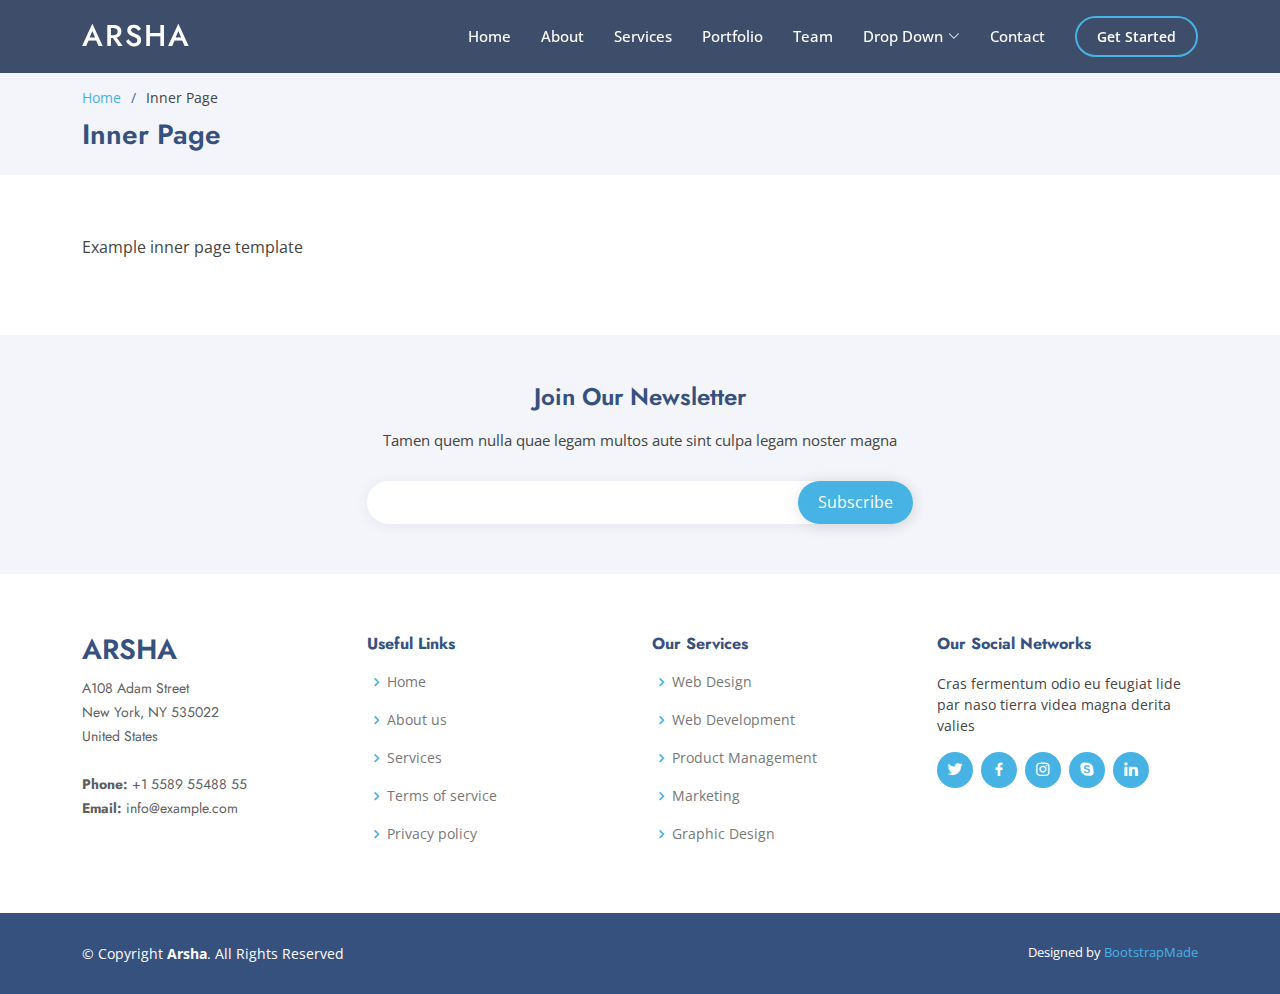
<file: docs/inner-page.html>
<!DOCTYPE html>
<html lang="en">

<head>
  <meta charset="utf-8">
  <meta content="width=device-width, initial-scale=1.0" name="viewport">

  <title>Inner Page - Arsha Bootstrap Template</title>
  <meta content="" name="description">
  <meta content="" name="keywords">

  <!-- Favicons -->
  <link href="assets/img/favicon.png" rel="icon">
  <link href="assets/img/apple-touch-icon.png" rel="apple-touch-icon">

  <!-- Google Fonts -->
  <link href="https://fonts.googleapis.com/css?family=Open+Sans:300,300i,400,400i,600,600i,700,700i|Jost:300,300i,400,400i,500,500i,600,600i,700,700i|Poppins:300,300i,400,400i,500,500i,600,600i,700,700i" rel="stylesheet">

  <!-- Vendor CSS Files -->
  <link href="assets/vendor/aos/aos.css" rel="stylesheet">
  <link href="assets/vendor/bootstrap/css/bootstrap.min.css" rel="stylesheet">
  <link href="assets/vendor/bootstrap-icons/bootstrap-icons.css" rel="stylesheet">
  <link href="assets/vendor/boxicons/css/boxicons.min.css" rel="stylesheet">
  <link href="assets/vendor/glightbox/css/glightbox.min.css" rel="stylesheet">
  <link href="assets/vendor/remixicon/remixicon.css" rel="stylesheet">
  <link href="assets/vendor/swiper/swiper-bundle.min.css" rel="stylesheet">

  <!-- Template Main CSS File -->
  <link href="assets/css/style.css" rel="stylesheet">

  <!-- =======================================================
  * Template Name: Arsha - v4.9.1
  * Template URL: https://bootstrapmade.com/arsha-free-bootstrap-html-template-corporate/
  * Author: BootstrapMade.com
  * License: https://bootstrapmade.com/license/
  ======================================================== -->
</head>

<body>

  <!-- ======= Header ======= -->
  <header id="header" class="fixed-top header-inner-pages">
    <div class="container d-flex align-items-center">

      <h1 class="logo me-auto"><a href="index.html">Arsha</a></h1>
      <!-- Uncomment below if you prefer to use an image logo -->
      <!-- <a href="index.html" class="logo me-auto"><img src="assets/img/logo.png" alt="" class="img-fluid"></a>-->

      <nav id="navbar" class="navbar">
        <ul>
          <li><a class="nav-link scrollto " href="#hero">Home</a></li>
          <li><a class="nav-link scrollto" href="#about">About</a></li>
          <li><a class="nav-link scrollto" href="#services">Services</a></li>
          <li><a class="nav-link   scrollto" href="#portfolio">Portfolio</a></li>
          <li><a class="nav-link scrollto" href="#team">Team</a></li>
          <li class="dropdown"><a href="#"><span>Drop Down</span> <i class="bi bi-chevron-down"></i></a>
            <ul>
              <li><a href="#">Drop Down 1</a></li>
              <li class="dropdown"><a href="#"><span>Deep Drop Down</span> <i class="bi bi-chevron-right"></i></a>
                <ul>
                  <li><a href="#">Deep Drop Down 1</a></li>
                  <li><a href="#">Deep Drop Down 2</a></li>
                  <li><a href="#">Deep Drop Down 3</a></li>
                  <li><a href="#">Deep Drop Down 4</a></li>
                  <li><a href="#">Deep Drop Down 5</a></li>
                </ul>
              </li>
              <li><a href="#">Drop Down 2</a></li>
              <li><a href="#">Drop Down 3</a></li>
              <li><a href="#">Drop Down 4</a></li>
            </ul>
          </li>
          <li><a class="nav-link scrollto" href="#contact">Contact</a></li>
          <li><a class="getstarted scrollto" href="#about">Get Started</a></li>
        </ul>
        <i class="bi bi-list mobile-nav-toggle"></i>
      </nav><!-- .navbar -->

    </div>
  </header><!-- End Header -->

  <main id="main">

    <!-- ======= Breadcrumbs ======= -->
    <section id="breadcrumbs" class="breadcrumbs">
      <div class="container">

        <ol>
          <li><a href="index.html">Home</a></li>
          <li>Inner Page</li>
        </ol>
        <h2>Inner Page</h2>

      </div>
    </section><!-- End Breadcrumbs -->

    <section class="inner-page">
      <div class="container">
        <p>
          Example inner page template
        </p>
      </div>
    </section>

  </main><!-- End #main -->

  <!-- ======= Footer ======= -->
  <footer id="footer">

    <div class="footer-newsletter">
      <div class="container">
        <div class="row justify-content-center">
          <div class="col-lg-6">
            <h4>Join Our Newsletter</h4>
            <p>Tamen quem nulla quae legam multos aute sint culpa legam noster magna</p>
            <form action="" method="post">
              <input type="email" name="email"><input type="submit" value="Subscribe">
            </form>
          </div>
        </div>
      </div>
    </div>

    <div class="footer-top">
      <div class="container">
        <div class="row">

          <div class="col-lg-3 col-md-6 footer-contact">
            <h3>Arsha</h3>
            <p>
              A108 Adam Street <br>
              New York, NY 535022<br>
              United States <br><br>
              <strong>Phone:</strong> +1 5589 55488 55<br>
              <strong>Email:</strong> info@example.com<br>
            </p>
          </div>

          <div class="col-lg-3 col-md-6 footer-links">
            <h4>Useful Links</h4>
            <ul>
              <li><i class="bx bx-chevron-right"></i> <a href="#">Home</a></li>
              <li><i class="bx bx-chevron-right"></i> <a href="#">About us</a></li>
              <li><i class="bx bx-chevron-right"></i> <a href="#">Services</a></li>
              <li><i class="bx bx-chevron-right"></i> <a href="#">Terms of service</a></li>
              <li><i class="bx bx-chevron-right"></i> <a href="#">Privacy policy</a></li>
            </ul>
          </div>

          <div class="col-lg-3 col-md-6 footer-links">
            <h4>Our Services</h4>
            <ul>
              <li><i class="bx bx-chevron-right"></i> <a href="#">Web Design</a></li>
              <li><i class="bx bx-chevron-right"></i> <a href="#">Web Development</a></li>
              <li><i class="bx bx-chevron-right"></i> <a href="#">Product Management</a></li>
              <li><i class="bx bx-chevron-right"></i> <a href="#">Marketing</a></li>
              <li><i class="bx bx-chevron-right"></i> <a href="#">Graphic Design</a></li>
            </ul>
          </div>

          <div class="col-lg-3 col-md-6 footer-links">
            <h4>Our Social Networks</h4>
            <p>Cras fermentum odio eu feugiat lide par naso tierra videa magna derita valies</p>
            <div class="social-links mt-3">
              <a href="#" class="twitter"><i class="bx bxl-twitter"></i></a>
              <a href="#" class="facebook"><i class="bx bxl-facebook"></i></a>
              <a href="#" class="instagram"><i class="bx bxl-instagram"></i></a>
              <a href="#" class="google-plus"><i class="bx bxl-skype"></i></a>
              <a href="#" class="linkedin"><i class="bx bxl-linkedin"></i></a>
            </div>
          </div>

        </div>
      </div>
    </div>

    <div class="container footer-bottom clearfix">
      <div class="copyright">
        &copy; Copyright <strong><span>Arsha</span></strong>. All Rights Reserved
      </div>
      <div class="credits">
        <!-- All the links in the footer should remain intact. -->
        <!-- You can delete the links only if you purchased the pro version. -->
        <!-- Licensing information: https://bootstrapmade.com/license/ -->
        <!-- Purchase the pro version with working PHP/AJAX contact form: https://bootstrapmade.com/arsha-free-bootstrap-html-template-corporate/ -->
        Designed by <a href="https://bootstrapmade.com/">BootstrapMade</a>
      </div>
    </div>
  </footer><!-- End Footer -->

  <div id="preloader"></div>
  <a href="#" class="back-to-top d-flex align-items-center justify-content-center"><i class="bi bi-arrow-up-short"></i></a>

  <!-- Vendor JS Files -->
  <script src="assets/vendor/aos/aos.js"></script>
  <script src="assets/vendor/bootstrap/js/bootstrap.bundle.min.js"></script>
  <script src="assets/vendor/glightbox/js/glightbox.min.js"></script>
  <script src="assets/vendor/isotope-layout/isotope.pkgd.min.js"></script>
  <script src="assets/vendor/swiper/swiper-bundle.min.js"></script>
  <script src="assets/vendor/waypoints/noframework.waypoints.js"></script>
  <script src="assets/vendor/php-email-form/validate.js"></script>

  <!-- Template Main JS File -->
  <script src="assets/js/main.js"></script>

</body>

</html>
</file>
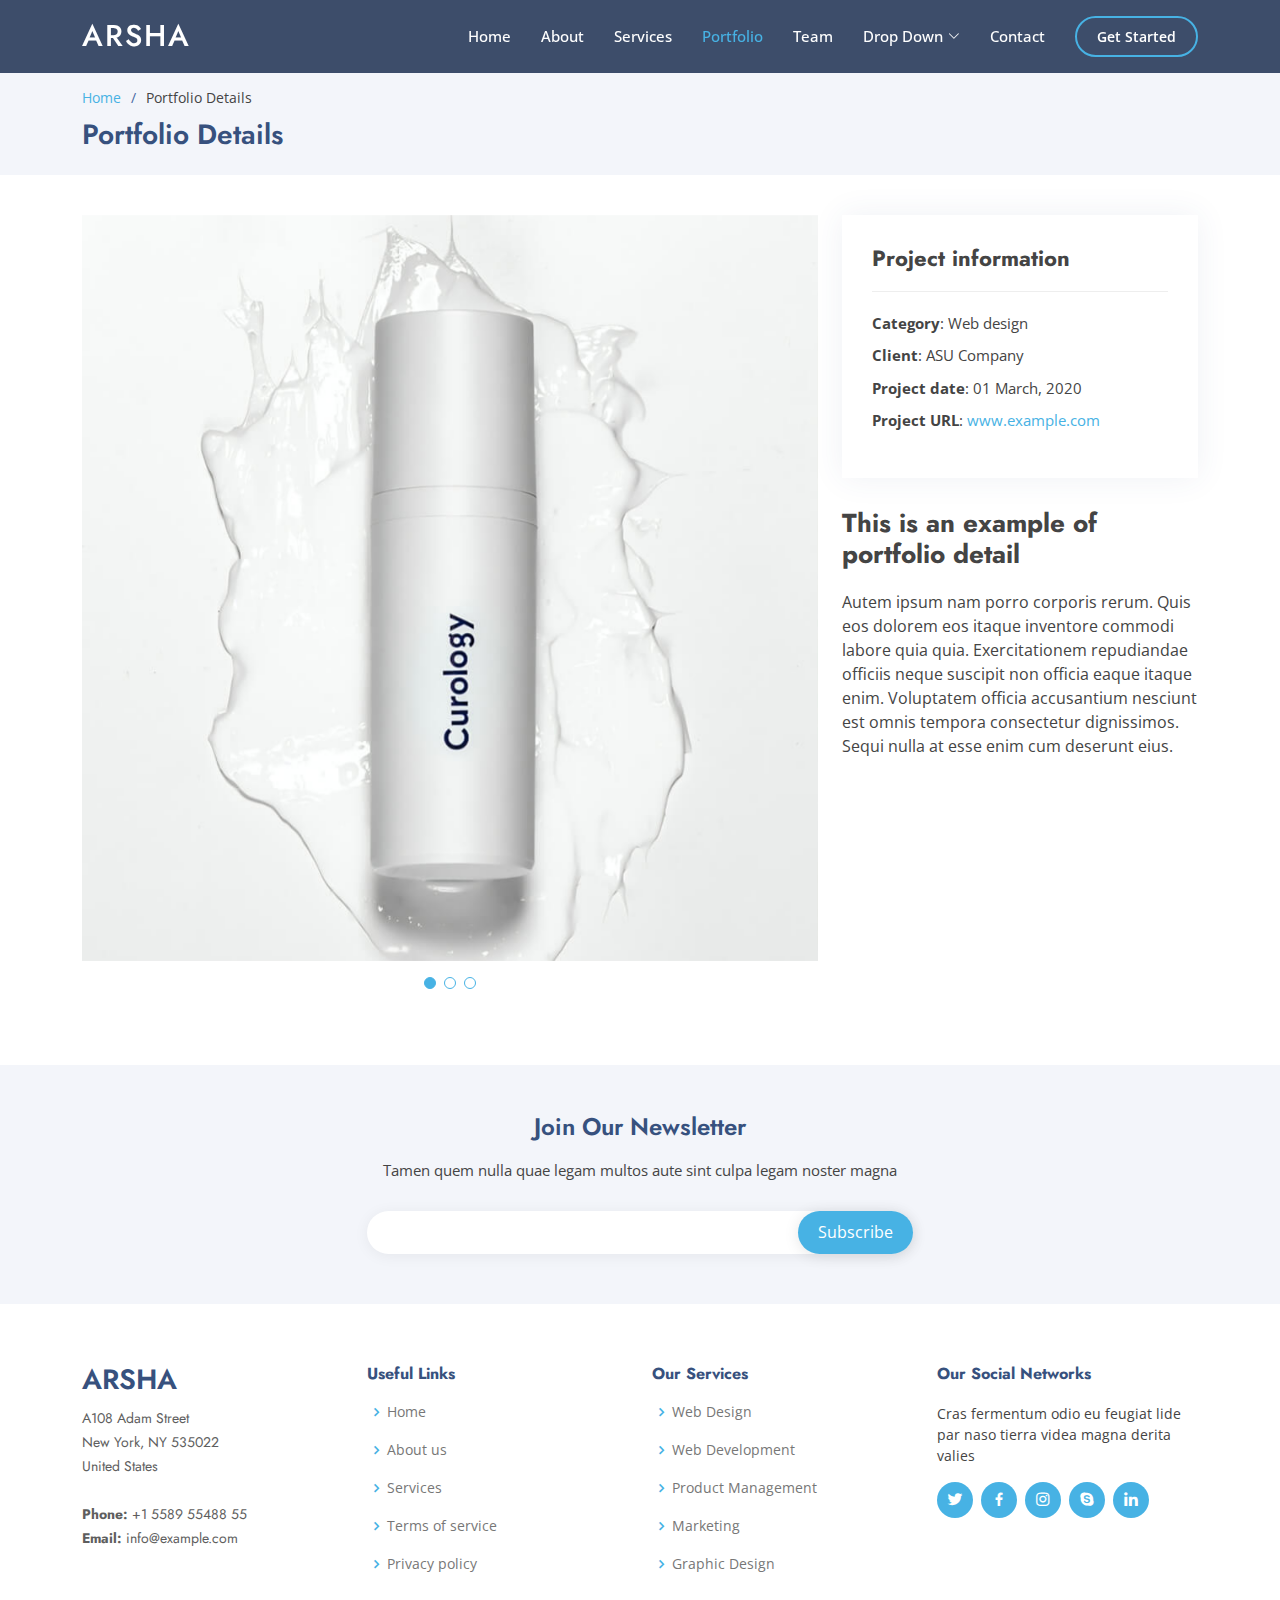
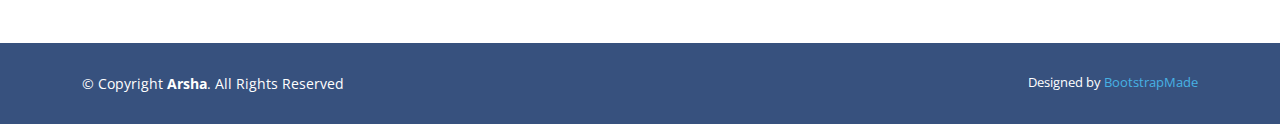
<file: docs/portfolio-details.html>
<!DOCTYPE html>
<html lang="en">

<head>
  <meta charset="utf-8">
  <meta content="width=device-width, initial-scale=1.0" name="viewport">

  <title>Portfolio Details - Arsha Bootstrap Template</title>
  <meta content="" name="description">
  <meta content="" name="keywords">

  <!-- Favicons -->
  <link href="assets/img/favicon.png" rel="icon">
  <link href="assets/img/apple-touch-icon.png" rel="apple-touch-icon">

  <!-- Google Fonts -->
  <link href="https://fonts.googleapis.com/css?family=Open+Sans:300,300i,400,400i,600,600i,700,700i|Jost:300,300i,400,400i,500,500i,600,600i,700,700i|Poppins:300,300i,400,400i,500,500i,600,600i,700,700i" rel="stylesheet">

  <!-- Vendor CSS Files -->
  <link href="assets/vendor/aos/aos.css" rel="stylesheet">
  <link href="assets/vendor/bootstrap/css/bootstrap.min.css" rel="stylesheet">
  <link href="assets/vendor/bootstrap-icons/bootstrap-icons.css" rel="stylesheet">
  <link href="assets/vendor/boxicons/css/boxicons.min.css" rel="stylesheet">
  <link href="assets/vendor/glightbox/css/glightbox.min.css" rel="stylesheet">
  <link href="assets/vendor/remixicon/remixicon.css" rel="stylesheet">
  <link href="assets/vendor/swiper/swiper-bundle.min.css" rel="stylesheet">

  <!-- Template Main CSS File -->
  <link href="assets/css/style.css" rel="stylesheet">

  <!-- =======================================================
  * Template Name: Arsha - v4.9.1
  * Template URL: https://bootstrapmade.com/arsha-free-bootstrap-html-template-corporate/
  * Author: BootstrapMade.com
  * License: https://bootstrapmade.com/license/
  ======================================================== -->
</head>

<body>

  <!-- ======= Header ======= -->
  <header id="header" class="fixed-top header-inner-pages">
    <div class="container d-flex align-items-center">

      <h1 class="logo me-auto"><a href="index.html">Arsha</a></h1>
      <!-- Uncomment below if you prefer to use an image logo -->
      <!-- <a href="index.html" class="logo me-auto"><img src="assets/img/logo.png" alt="" class="img-fluid"></a>-->

      <nav id="navbar" class="navbar">
        <ul>
          <li><a class="nav-link scrollto " href="#hero">Home</a></li>
          <li><a class="nav-link scrollto" href="#about">About</a></li>
          <li><a class="nav-link scrollto" href="#services">Services</a></li>
          <li><a class="nav-link  active scrollto" href="#portfolio">Portfolio</a></li>
          <li><a class="nav-link scrollto" href="#team">Team</a></li>
          <li class="dropdown"><a href="#"><span>Drop Down</span> <i class="bi bi-chevron-down"></i></a>
            <ul>
              <li><a href="#">Drop Down 1</a></li>
              <li class="dropdown"><a href="#"><span>Deep Drop Down</span> <i class="bi bi-chevron-right"></i></a>
                <ul>
                  <li><a href="#">Deep Drop Down 1</a></li>
                  <li><a href="#">Deep Drop Down 2</a></li>
                  <li><a href="#">Deep Drop Down 3</a></li>
                  <li><a href="#">Deep Drop Down 4</a></li>
                  <li><a href="#">Deep Drop Down 5</a></li>
                </ul>
              </li>
              <li><a href="#">Drop Down 2</a></li>
              <li><a href="#">Drop Down 3</a></li>
              <li><a href="#">Drop Down 4</a></li>
            </ul>
          </li>
          <li><a class="nav-link scrollto" href="#contact">Contact</a></li>
          <li><a class="getstarted scrollto" href="#about">Get Started</a></li>
        </ul>
        <i class="bi bi-list mobile-nav-toggle"></i>
      </nav><!-- .navbar -->

    </div>
  </header><!-- End Header -->

  <main id="main">

    <!-- ======= Breadcrumbs ======= -->
    <section id="breadcrumbs" class="breadcrumbs">
      <div class="container">

        <ol>
          <li><a href="index.html">Home</a></li>
          <li>Portfolio Details</li>
        </ol>
        <h2>Portfolio Details</h2>

      </div>
    </section><!-- End Breadcrumbs -->

    <!-- ======= Portfolio Details Section ======= -->
    <section id="portfolio-details" class="portfolio-details">
      <div class="container">

        <div class="row gy-4">

          <div class="col-lg-8">
            <div class="portfolio-details-slider swiper">
              <div class="swiper-wrapper align-items-center">

                <div class="swiper-slide">
                  <img src="assets/img/portfolio/portfolio-1.jpg" alt="">
                </div>

                <div class="swiper-slide">
                  <img src="assets/img/portfolio/portfolio-2.jpg" alt="">
                </div>

                <div class="swiper-slide">
                  <img src="assets/img/portfolio/portfolio-3.jpg" alt="">
                </div>

              </div>
              <div class="swiper-pagination"></div>
            </div>
          </div>

          <div class="col-lg-4">
            <div class="portfolio-info">
              <h3>Project information</h3>
              <ul>
                <li><strong>Category</strong>: Web design</li>
                <li><strong>Client</strong>: ASU Company</li>
                <li><strong>Project date</strong>: 01 March, 2020</li>
                <li><strong>Project URL</strong>: <a href="#">www.example.com</a></li>
              </ul>
            </div>
            <div class="portfolio-description">
              <h2>This is an example of portfolio detail</h2>
              <p>
                Autem ipsum nam porro corporis rerum. Quis eos dolorem eos itaque inventore commodi labore quia quia. Exercitationem repudiandae officiis neque suscipit non officia eaque itaque enim. Voluptatem officia accusantium nesciunt est omnis tempora consectetur dignissimos. Sequi nulla at esse enim cum deserunt eius.
              </p>
            </div>
          </div>

        </div>

      </div>
    </section><!-- End Portfolio Details Section -->

  </main><!-- End #main -->

  <!-- ======= Footer ======= -->
  <footer id="footer">

    <div class="footer-newsletter">
      <div class="container">
        <div class="row justify-content-center">
          <div class="col-lg-6">
            <h4>Join Our Newsletter</h4>
            <p>Tamen quem nulla quae legam multos aute sint culpa legam noster magna</p>
            <form action="" method="post">
              <input type="email" name="email"><input type="submit" value="Subscribe">
            </form>
          </div>
        </div>
      </div>
    </div>

    <div class="footer-top">
      <div class="container">
        <div class="row">

          <div class="col-lg-3 col-md-6 footer-contact">
            <h3>Arsha</h3>
            <p>
              A108 Adam Street <br>
              New York, NY 535022<br>
              United States <br><br>
              <strong>Phone:</strong> +1 5589 55488 55<br>
              <strong>Email:</strong> info@example.com<br>
            </p>
          </div>

          <div class="col-lg-3 col-md-6 footer-links">
            <h4>Useful Links</h4>
            <ul>
              <li><i class="bx bx-chevron-right"></i> <a href="#">Home</a></li>
              <li><i class="bx bx-chevron-right"></i> <a href="#">About us</a></li>
              <li><i class="bx bx-chevron-right"></i> <a href="#">Services</a></li>
              <li><i class="bx bx-chevron-right"></i> <a href="#">Terms of service</a></li>
              <li><i class="bx bx-chevron-right"></i> <a href="#">Privacy policy</a></li>
            </ul>
          </div>

          <div class="col-lg-3 col-md-6 footer-links">
            <h4>Our Services</h4>
            <ul>
              <li><i class="bx bx-chevron-right"></i> <a href="#">Web Design</a></li>
              <li><i class="bx bx-chevron-right"></i> <a href="#">Web Development</a></li>
              <li><i class="bx bx-chevron-right"></i> <a href="#">Product Management</a></li>
              <li><i class="bx bx-chevron-right"></i> <a href="#">Marketing</a></li>
              <li><i class="bx bx-chevron-right"></i> <a href="#">Graphic Design</a></li>
            </ul>
          </div>

          <div class="col-lg-3 col-md-6 footer-links">
            <h4>Our Social Networks</h4>
            <p>Cras fermentum odio eu feugiat lide par naso tierra videa magna derita valies</p>
            <div class="social-links mt-3">
              <a href="#" class="twitter"><i class="bx bxl-twitter"></i></a>
              <a href="#" class="facebook"><i class="bx bxl-facebook"></i></a>
              <a href="#" class="instagram"><i class="bx bxl-instagram"></i></a>
              <a href="#" class="google-plus"><i class="bx bxl-skype"></i></a>
              <a href="#" class="linkedin"><i class="bx bxl-linkedin"></i></a>
            </div>
          </div>

        </div>
      </div>
    </div>

    <div class="container footer-bottom clearfix">
      <div class="copyright">
        &copy; Copyright <strong><span>Arsha</span></strong>. All Rights Reserved
      </div>
      <div class="credits">
        <!-- All the links in the footer should remain intact. -->
        <!-- You can delete the links only if you purchased the pro version. -->
        <!-- Licensing information: https://bootstrapmade.com/license/ -->
        <!-- Purchase the pro version with working PHP/AJAX contact form: https://bootstrapmade.com/arsha-free-bootstrap-html-template-corporate/ -->
        Designed by <a href="https://bootstrapmade.com/">BootstrapMade</a>
      </div>
    </div>
  </footer><!-- End Footer -->

  <div id="preloader"></div>
  <a href="#" class="back-to-top d-flex align-items-center justify-content-center"><i class="bi bi-arrow-up-short"></i></a>

  <!-- Vendor JS Files -->
  <script src="assets/vendor/aos/aos.js"></script>
  <script src="assets/vendor/bootstrap/js/bootstrap.bundle.min.js"></script>
  <script src="assets/vendor/glightbox/js/glightbox.min.js"></script>
  <script src="assets/vendor/isotope-layout/isotope.pkgd.min.js"></script>
  <script src="assets/vendor/swiper/swiper-bundle.min.js"></script>
  <script src="assets/vendor/waypoints/noframework.waypoints.js"></script>
  <script src="assets/vendor/php-email-form/validate.js"></script>

  <!-- Template Main JS File -->
  <script src="assets/js/main.js"></script>

</body>

</html>
</file>
<file: docs/assets/css/style.css>
/**
* Template Name: Arsha - v4.9.1
* Template URL: https://bootstrapmade.com/arsha-free-bootstrap-html-template-corporate/
* Author: BootstrapMade.com
* License: https://bootstrapmade.com/license/
*/

/*--------------------------------------------------------------
# General
--------------------------------------------------------------*/
body {
  font-family: "Open Sans", sans-serif;
  color: #444444;
}

a {
  color: #47b2e4;
  text-decoration: none;
}

a:hover {
  color: #73c5eb;
  text-decoration: none;
}

h1,
h2,
h3,
h4,
h5,
h6 {
  font-family: "Jost", sans-serif;
}

table, th, td {  
  border: 1px solid rgb(34, 14, 148);  
  border-collapse: collapse;  
}  
th, td {  
  padding: 10px;  
}  
table#alter tr:nth-child(even) {  
  background-color: #eee;  
}  
table#alter tr:nth-child(odd) {  
  background-color: rgb(133, 116, 116);  
}  
table#alter th {  
  color: rgb(172, 58, 58);  
  background-color: rgb(128, 128, 128);  
}  

/*--------------------------------------------------------------
# Preloader
--------------------------------------------------------------*/
#preloader {
  position: fixed;
  top: 0;
  left: 0;
  right: 0;
  bottom: 0;
  z-index: 9999;
  overflow: hidden;
  background: #37517e;
}

#preloader:before {
  content: "";
  position: fixed;
  top: calc(50% - 30px);
  left: calc(50% - 30px);
  border: 6px solid #37517e;
  border-top-color: #fff;
  border-bottom-color: #fff;
  border-radius: 50%;
  width: 60px;
  height: 60px;
  -webkit-animation: animate-preloader 1s linear infinite;
  animation: animate-preloader 1s linear infinite;
}

@-webkit-keyframes animate-preloader {
  0% {
    transform: rotate(0deg);
  }

  100% {
    transform: rotate(360deg);
  }
}

@keyframes animate-preloader {
  0% {
    transform: rotate(0deg);
  }

  100% {
    transform: rotate(360deg);
  }
}

.center {
  display: block;
  margin-left: auto;
  margin-right: auto;
  width: 50%;
}
/*--------------------------------------------------------------
# Back to top button
--------------------------------------------------------------*/
.back-to-top {
  position: fixed;
  visibility: hidden;
  opacity: 0;
  right: 15px;
  bottom: 15px;
  z-index: 996;
  background: #47b2e4;
  width: 40px;
  height: 40px;
  border-radius: 50px;
  transition: all 0.4s;
}

.back-to-top i {
  font-size: 24px;
  color: #fff;
  line-height: 0;
}

.back-to-top:hover {
  background: #6bc1e9;
  color: #fff;
}

.back-to-top.active {
  visibility: visible;
  opacity: 1;
}

/*--------------------------------------------------------------
# Header
--------------------------------------------------------------*/
#header {
  transition: all 0.5s;
  z-index: 997;
  padding: 15px 0;
}

#header.header-scrolled,
#header.header-inner-pages {
  background: rgba(40, 58, 90, 0.9);
}

#header .logo {
  font-size: 30px;
  margin: 0;
  padding: 0;
  line-height: 1;
  font-weight: 500;
  letter-spacing: 2px;
  text-transform: uppercase;
}

#header .logo a {
  color: #fff;
}

#header .logo img {
  max-height: 40px;
}

/*--------------------------------------------------------------
# Navigation Menu
--------------------------------------------------------------*/
/**
* Desktop Navigation 
*/
.navbar {
  padding: 0;
}

.navbar ul {
  margin: 0;
  padding: 0;
  display: flex;
  list-style: none;
  align-items: center;
}

.navbar li {
  position: relative;
}

.navbar a,
.navbar a:focus {
  display: flex;
  align-items: center;
  justify-content: space-between;
  padding: 10px 0 10px 30px;
  font-size: 15px;
  font-weight: 500;
  color: #fff;
  white-space: nowrap;
  transition: 0.3s;
}

.navbar a i,
.navbar a:focus i {
  font-size: 12px;
  line-height: 0;
  margin-left: 5px;
}

.navbar a:hover,
.navbar .active,
.navbar .active:focus,
.navbar li:hover>a {
  color: #47b2e4;
}

.navbar .getstarted,
.navbar .getstarted:focus {
  padding: 8px 20px;
  margin-left: 30px;
  border-radius: 50px;
  color: #fff;
  font-size: 14px;
  border: 2px solid #47b2e4;
  font-weight: 600;
}

.navbar .getstarted:hover,
.navbar .getstarted:focus:hover {
  color: #fff;
  background: #31a9e1;
}

.navbar .dropdown ul {
  display: block;
  position: absolute;
  left: 14px;
  top: calc(100% + 30px);
  margin: 0;
  padding: 10px 0;
  z-index: 99;
  opacity: 0;
  visibility: hidden;
  background: #fff;
  box-shadow: 0px 0px 30px rgba(127, 137, 161, 0.25);
  transition: 0.3s;
  border-radius: 4px;
}

.navbar .dropdown ul li {
  min-width: 200px;
}

.navbar .dropdown ul a {
  padding: 10px 20px;
  font-size: 14px;
  text-transform: none;
  font-weight: 500;
  color: #0c3c53;
}

.navbar .dropdown ul a i {
  font-size: 12px;
}

.navbar .dropdown ul a:hover,
.navbar .dropdown ul .active:hover,
.navbar .dropdown ul li:hover>a {
  color: #47b2e4;
}

.navbar .dropdown:hover>ul {
  opacity: 1;
  top: 100%;
  visibility: visible;
}

.navbar .dropdown .dropdown ul {
  top: 0;
  left: calc(100% - 30px);
  visibility: hidden;
}

.navbar .dropdown .dropdown:hover>ul {
  opacity: 1;
  top: 0;
  left: 100%;
  visibility: visible;
}

@media (max-width: 1366px) {
  .navbar .dropdown .dropdown ul {
    left: -90%;
  }

  .navbar .dropdown .dropdown:hover>ul {
    left: -100%;
  }
}

/**
* Mobile Navigation 
*/
.mobile-nav-toggle {
  color: #fff;
  font-size: 28px;
  cursor: pointer;
  display: none;
  line-height: 0;
  transition: 0.5s;
}

.mobile-nav-toggle.bi-x {
  color: #fff;
}

@media (max-width: 991px) {
  .mobile-nav-toggle {
    display: block;
  }

  .navbar ul {
    display: none;
  }
}

.navbar-mobile {
  position: fixed;
  overflow: hidden;
  top: 0;
  right: 0;
  left: 0;
  bottom: 0;
  background: rgba(40, 58, 90, 0.9);
  transition: 0.3s;
  z-index: 999;
}

.navbar-mobile .mobile-nav-toggle {
  position: absolute;
  top: 15px;
  right: 15px;
}

.navbar-mobile ul {
  display: block;
  position: absolute;
  top: 55px;
  right: 15px;
  bottom: 15px;
  left: 15px;
  padding: 10px 0;
  border-radius: 10px;
  background-color: #fff;
  overflow-y: auto;
  transition: 0.3s;
}

.navbar-mobile a,
.navbar-mobile a:focus {
  padding: 10px 20px;
  font-size: 15px;
  color: #37517e;
}

.navbar-mobile a:hover,
.navbar-mobile .active,
.navbar-mobile li:hover>a {
  color: #47b2e4;
}

.navbar-mobile .getstarted,
.navbar-mobile .getstarted:focus {
  margin: 15px;
  color: #37517e;
}

.navbar-mobile .dropdown ul {
  position: static;
  display: none;
  margin: 10px 20px;
  padding: 10px 0;
  z-index: 99;
  opacity: 1;
  visibility: visible;
  background: #fff;
  box-shadow: 0px 0px 30px rgba(127, 137, 161, 0.25);
}

.navbar-mobile .dropdown ul li {
  min-width: 200px;
}

.navbar-mobile .dropdown ul a {
  padding: 10px 20px;
}

.navbar-mobile .dropdown ul a i {
  font-size: 12px;
}

.navbar-mobile .dropdown ul a:hover,
.navbar-mobile .dropdown ul .active:hover,
.navbar-mobile .dropdown ul li:hover>a {
  color: #47b2e4;
}

.navbar-mobile .dropdown>.dropdown-active {
  display: block;
}

/*--------------------------------------------------------------
# Hero Section
--------------------------------------------------------------*/
#hero {
  width: 100%;
  height: 80vh;
  background: #37517e;
}

#hero .container {
  padding-top: 72px;
}

#hero h1 {
  margin: 0 0 10px 0;
  font-size: 48px;
  font-weight: 700;
  line-height: 56px;
  color: #fff;
}

#hero h2 {
  color: rgba(255, 255, 255, 0.6);
  margin-bottom: 50px;
  font-size: 24px;
}

#hero .btn-get-started {
  font-family: "Jost", sans-serif;
  font-weight: 500;
  font-size: 16px;
  letter-spacing: 1px;
  display: inline-block;
  padding: 10px 28px 11px 28px;
  border-radius: 50px;
  transition: 0.5s;
  margin: 10px 0 0 0;
  color: #fff;
  background: #47b2e4;
}

#hero .btn-get-started:hover {
  background: #209dd8;
}

#hero .btn-watch-video {
  font-size: 16px;
  display: flex;
  align-items: center;
  transition: 0.5s;
  margin: 10px 0 0 25px;
  color: #fff;
  line-height: 1;
}

#hero .btn-watch-video i {
  line-height: 0;
  color: #fff;
  font-size: 32px;
  transition: 0.3s;
  margin-right: 8px;
}

#hero .btn-watch-video:hover i {
  color: #47b2e4;
}

#hero .animated {
  animation: up-down 2s ease-in-out infinite alternate-reverse both;
}

@media (max-width: 991px) {
  #hero {
    height: 100vh;
    text-align: center;
  }

  #hero .animated {
    -webkit-animation: none;
    animation: none;
  }

  #hero .hero-img {
    text-align: center;
  }

  #hero .hero-img img {
    width: 50%;
  }
}

@media (max-width: 768px) {
  #hero h1 {
    font-size: 28px;
    line-height: 36px;
  }

  #hero h2 {
    font-size: 18px;
    line-height: 24px;
    margin-bottom: 30px;
  }

  #hero .hero-img img {
    width: 70%;
  }
}

@media (max-width: 575px) {
  #hero .hero-img img {
    width: 80%;
  }

  #hero .btn-get-started {
    font-size: 16px;
    padding: 10px 24px 11px 24px;
  }
}

@-webkit-keyframes up-down {
  0% {
    transform: translateY(10px);
  }

  100% {
    transform: translateY(-10px);
  }
}

@keyframes up-down {
  0% {
    transform: translateY(10px);
  }

  100% {
    transform: translateY(-10px);
  }
}

/*--------------------------------------------------------------
# Sections General
--------------------------------------------------------------*/
section {
  padding: 60px 0;
  overflow: hidden;
}

.section-bg {
  background-color: #f3f5fa;
}

.section-title {
  text-align: center;
  padding-bottom: 30px;
}

.section-title h2 {
  font-size: 32px;
  font-weight: bold;
  text-transform: uppercase;
  margin-bottom: 20px;
  padding-bottom: 20px;
  position: relative;
  color: #37517e;
}

.section-title h2::before {
  content: "";
  position: absolute;
  display: block;
  width: 120px;
  height: 1px;
  background: #ddd;
  bottom: 1px;
  left: calc(50% - 60px);
}

.section-title h2::after {
  content: "";
  position: absolute;
  display: block;
  width: 40px;
  height: 3px;
  background: #47b2e4;
  bottom: 0;
  left: calc(50% - 20px);
}

.section-title p {
  margin-bottom: 0;
}

/*--------------------------------------------------------------
# Clients
--------------------------------------------------------------*/
.clients {
  padding: 12px 0;
  text-align: center;
}

.clients img {
  max-width: 45%;
  transition: all 0.4s ease-in-out;
  display: inline-block;
  padding: 15px 0;
  filter: grayscale(100);
}

.clients img:hover {
  filter: none;
  transform: scale(1.1);
}

@media (max-width: 768px) {
  .clients img {
    max-width: 40%;
  }
}

/*--------------------------------------------------------------
# About Us
--------------------------------------------------------------*/
.about .content h3 {
  font-weight: 600;
  font-size: 26px;
}

.about .content ul {
  list-style: none;
  padding: 0;
}

.about .content ul li {
  padding-left: 28px;
  position: relative;
}

.about .content ul li+li {
  margin-top: 10px;
}

.about .content ul i {
  position: absolute;
  left: 0;
  top: 2px;
  font-size: 20px;
  color: #47b2e4;
  line-height: 1;
}

.about .content p:last-child {
  margin-bottom: 0;
}

.about .content .btn-learn-more {
  font-family: "Poppins", sans-serif;
  font-weight: 500;
  font-size: 14px;
  letter-spacing: 1px;
  display: inline-block;
  padding: 12px 32px;
  border-radius: 4px;
  transition: 0.3s;
  line-height: 1;
  color: #47b2e4;
  -webkit-animation-delay: 0.8s;
  animation-delay: 0.8s;
  margin-top: 6px;
  border: 2px solid #47b2e4;
}

.about .content .btn-learn-more:hover {
  background: #47b2e4;
  color: #fff;
  text-decoration: none;
}

/*--------------------------------------------------------------
# Why Us
--------------------------------------------------------------*/
.why-us .content {
  padding: 60px 100px 0 100px;
}

.why-us .content h3 {
  font-weight: 400;
  font-size: 34px;
  color: #37517e;
}

.why-us .content h4 {
  font-size: 20px;
  font-weight: 700;
  margin-top: 5px;
}

.why-us .content p {
  font-size: 15px;
  color: #848484;
}

.why-us .img {
  background-size: contain;
  background-repeat: no-repeat;
  background-position: center center;
}

.why-us .accordion-list {
  padding: 0 100px 60px 100px;
}

.why-us .accordion-list ul {
  padding: 0;
  list-style: none;
}

.why-us .accordion-list li+li {
  margin-top: 15px;
}

.why-us .accordion-list li {
  padding: 20px;
  background: #fff;
  border-radius: 4px;
}

.why-us .accordion-list a {
  display: block;
  position: relative;
  font-family: "Poppins", sans-serif;
  font-size: 16px;
  line-height: 24px;
  font-weight: 500;
  padding-right: 30px;
  outline: none;
  cursor: pointer;
}

.why-us .accordion-list span {
  color: #47b2e4;
  font-weight: 600;
  font-size: 18px;
  padding-right: 10px;
}

.why-us .accordion-list i {
  font-size: 24px;
  position: absolute;
  right: 0;
  top: 0;
}

.why-us .accordion-list p {
  margin-bottom: 0;
  padding: 10px 0 0 0;
}

.why-us .accordion-list .icon-show {
  display: none;
}

.why-us .accordion-list a.collapsed {
  color: #343a40;
}

.why-us .accordion-list a.collapsed:hover {
  color: #47b2e4;
}

.why-us .accordion-list a.collapsed .icon-show {
  display: inline-block;
}

.why-us .accordion-list a.collapsed .icon-close {
  display: none;
}

@media (max-width: 1024px) {

  .why-us .content,
  .why-us .accordion-list {
    padding-left: 0;
    padding-right: 0;
  }
}

@media (max-width: 992px) {
  .why-us .img {
    min-height: 400px;
  }

  .why-us .content {
    padding-top: 30px;
  }

  .why-us .accordion-list {
    padding-bottom: 30px;
  }
}

@media (max-width: 575px) {
  .why-us .img {
    min-height: 200px;
  }
}

/*--------------------------------------------------------------
# Skills
--------------------------------------------------------------*/
.skills .content h3 {
  font-weight: 700;
  font-size: 32px;
  color: #37517e;
  font-family: "Poppins", sans-serif;
}

.skills .content ul {
  list-style: none;
  padding: 0;
}

.skills .content ul li {
  padding-bottom: 10px;
}

.skills .content ul i {
  font-size: 20px;
  padding-right: 4px;
  color: #47b2e4;
}

.skills .content p:last-child {
  margin-bottom: 0;
}

.skills .progress {
  height: 60px;
  display: block;
  background: none;
  border-radius: 0;
}

.skills .progress .skill {
  padding: 0;
  margin: 0 0 6px 0;
  text-transform: uppercase;
  display: block;
  font-weight: 600;
  font-family: "Poppins", sans-serif;
  color: #37517e;
}

.skills .progress .skill .val {
  float: right;
  font-style: normal;
}

.skills .progress-bar-wrap {
  background: #e8edf5;
  height: 10px;
}

.skills .progress-bar {
  width: 1px;
  height: 10px;
  transition: 0.9s;
  background-color: #4668a2;
}

/*--------------------------------------------------------------
# Services
--------------------------------------------------------------*/
.services .icon-box {
  box-shadow: 0px 0 25px 0 rgba(0, 0, 0, 0.1);
  padding: 50px 30px;
  transition: all ease-in-out 0.4s;
  background: #fff;
}

.services .icon-box .icon {
  margin-bottom: 10px;
}

.services .icon-box .icon i {
  color: #47b2e4;
  font-size: 36px;
  transition: 0.3s;
}

.services .icon-box h4 {
  font-weight: 500;
  margin-bottom: 15px;
  font-size: 24px;
}

.services .icon-box h4 a {
  color: #37517e;
  transition: ease-in-out 0.3s;
}

.services .icon-box p {
  line-height: 24px;
  font-size: 14px;
  margin-bottom: 0;
}

.services .icon-box:hover {
  transform: translateY(-10px);
}

.services .icon-box:hover h4 a {
  color: #47b2e4;
}

/*--------------------------------------------------------------
# Cta
--------------------------------------------------------------*/
.cta {
  background: linear-gradient(rgba(40, 58, 90, 0.9), rgba(40, 58, 90, 0.9)), url("../img/cta-bg.jpg") fixed center center;
  background-size: cover;
  padding: 120px 0;
}

.cta h3 {
  color: #fff;
  font-size: 28px;
  font-weight: 700;
}

.cta p {
  color: #fff;
}

.cta .cta-btn {
  font-family: "Jost", sans-serif;
  font-weight: 500;
  font-size: 16px;
  letter-spacing: 1px;
  display: inline-block;
  padding: 12px 40px;
  border-radius: 50px;
  transition: 0.5s;
  margin: 10px;
  border: 2px solid #fff;
  color: #fff;
}

.cta .cta-btn:hover {
  background: #47b2e4;
  border: 2px solid #47b2e4;
}

@media (max-width: 1024px) {
  .cta {
    background-attachment: scroll;
  }
}

@media (min-width: 769px) {
  .cta .cta-btn-container {
    display: flex;
    align-items: center;
    justify-content: flex-end;
  }
}

/*--------------------------------------------------------------
# Portfolio
--------------------------------------------------------------*/
.portfolio #portfolio-flters {
  list-style: none;
  margin-bottom: 20px;
}

.portfolio #portfolio-flters li {
  cursor: pointer;
  display: inline-block;
  margin: 10px 5px;
  font-size: 15px;
  font-weight: 500;
  line-height: 1;
  color: #444444;
  transition: all 0.3s;
  padding: 8px 20px;
  border-radius: 50px;
  font-family: "Poppins", sans-serif;
}

.portfolio #portfolio-flters li:hover,
.portfolio #portfolio-flters li.filter-active {
  background: #47b2e4;
  color: #fff;
}

.portfolio .portfolio-item {
  margin-bottom: 30px;
}

.portfolio .portfolio-item .portfolio-img {
  overflow: hidden;
}

.portfolio .portfolio-item .portfolio-img img {
  transition: all 0.6s;
}

.portfolio .portfolio-item .portfolio-info {
  opacity: 0;
  position: absolute;
  left: 15px;
  bottom: 0;
  z-index: 3;
  right: 15px;
  transition: all 0.3s;
  background: rgba(55, 81, 126, 0.8);
  padding: 10px 15px;
}

.portfolio .portfolio-item .portfolio-info h4 {
  font-size: 18px;
  color: #fff;
  font-weight: 600;
  color: #fff;
  margin-bottom: 0px;
}

.portfolio .portfolio-item .portfolio-info p {
  color: #f9fcfe;
  font-size: 14px;
  margin-bottom: 0;
}

.portfolio .portfolio-item .portfolio-info .preview-link,
.portfolio .portfolio-item .portfolio-info .details-link {
  position: absolute;
  right: 40px;
  font-size: 24px;
  top: calc(50% - 18px);
  color: #fff;
  transition: 0.3s;
}

.portfolio .portfolio-item .portfolio-info .preview-link:hover,
.portfolio .portfolio-item .portfolio-info .details-link:hover {
  color: #47b2e4;
}

.portfolio .portfolio-item .portfolio-info .details-link {
  right: 10px;
}

.portfolio .portfolio-item:hover .portfolio-img img {
  transform: scale(1.15);
}

.portfolio .portfolio-item:hover .portfolio-info {
  opacity: 1;
}

/*--------------------------------------------------------------
# Portfolio Details
--------------------------------------------------------------*/
.portfolio-details {
  padding-top: 40px;
}

.portfolio-details .portfolio-details-slider img {
  width: 100%;
}

.portfolio-details .portfolio-details-slider .swiper-pagination {
  margin-top: 20px;
  position: relative;
}

.portfolio-details .portfolio-details-slider .swiper-pagination .swiper-pagination-bullet {
  width: 12px;
  height: 12px;
  background-color: #fff;
  opacity: 1;
  border: 1px solid #47b2e4;
}

.portfolio-details .portfolio-details-slider .swiper-pagination .swiper-pagination-bullet-active {
  background-color: #47b2e4;
}

.portfolio-details .portfolio-info {
  padding: 30px;
  box-shadow: 0px 0 30px rgba(55, 81, 126, 0.08);
}

.portfolio-details .portfolio-info h3 {
  font-size: 22px;
  font-weight: 700;
  margin-bottom: 20px;
  padding-bottom: 20px;
  border-bottom: 1px solid #eee;
}

.portfolio-details .portfolio-info ul {
  list-style: none;
  padding: 0;
  font-size: 15px;
}

.portfolio-details .portfolio-info ul li+li {
  margin-top: 10px;
}

.portfolio-details .portfolio-description {
  padding-top: 30px;
}

.portfolio-details .portfolio-description h2 {
  font-size: 26px;
  font-weight: 700;
  margin-bottom: 20px;
}

.portfolio-details .portfolio-description p {
  padding: 0;
}

/*--------------------------------------------------------------
# Team
--------------------------------------------------------------*/
.team .member {
  position: relative;
  box-shadow: 0px 2px 15px rgba(0, 0, 0, 0.1);
  padding: 30px;
  border-radius: 5px;
  background: #fff;
  transition: 0.5s;
}

.team .member .pic {
  overflow: hidden;
  width: 180px;
  border-radius: 50%;
}

.team .member .pic img {
  transition: ease-in-out 0.3s;
}

.team .member:hover {
  transform: translateY(-10px);
}

.team .member .member-info {
  padding-left: 30px;
}

.team .member h4 {
  font-weight: 700;
  margin-bottom: 5px;
  font-size: 20px;
  color: #37517e;
}

.team .member span {
  display: block;
  font-size: 15px;
  padding-bottom: 10px;
  position: relative;
  font-weight: 500;
}

.team .member span::after {
  content: "";
  position: absolute;
  display: block;
  width: 50px;
  height: 1px;
  background: #cbd6e9;
  bottom: 0;
  left: 0;
}

.team .member p {
  margin: 10px 0 0 0;
  font-size: 14px;
}

.team .member .social {
  margin-top: 12px;
  display: flex;
  align-items: center;
  justify-content: flex-start;
}

.team .member .social a {
  transition: ease-in-out 0.3s;
  display: flex;
  align-items: center;
  justify-content: center;
  border-radius: 50px;
  width: 32px;
  height: 32px;
  background: #eff2f8;
}

.team .member .social a i {
  color: #37517e;
  font-size: 16px;
  margin: 0 2px;
}

.team .member .social a:hover {
  background: #47b2e4;
}

.team .member .social a:hover i {
  color: #fff;
}

.team .member .social a+a {
  margin-left: 8px;
}

/*--------------------------------------------------------------
# Pricing
--------------------------------------------------------------*/
.pricing .row {
  padding-top: 40px;
}

.pricing .box {
  padding: 60px 40px;
  box-shadow: 0 3px 20px -2px rgba(20, 45, 100, 0.1);
  background: #fff;
  height: 100%;
  border-top: 4px solid #fff;
  border-radius: 5px;
}

.pricing h3 {
  font-weight: 500;
  margin-bottom: 15px;
  font-size: 20px;
  color: #37517e;
}

.pricing h4 {
  font-size: 48px;
  color: #37517e;
  font-weight: 400;
  font-family: "Jost", sans-serif;
  margin-bottom: 25px;
}

.pricing h4 sup {
  font-size: 28px;
}

.pricing h4 span {
  color: #47b2e4;
  font-size: 18px;
  display: block;
}

.pricing ul {
  padding: 20px 0;
  list-style: none;
  color: #999;
  text-align: left;
  line-height: 20px;
}

.pricing ul li {
  padding: 10px 0 10px 30px;
  position: relative;
}

.pricing ul i {
  color: #28a745;
  font-size: 24px;
  position: absolute;
  left: 0;
  top: 6px;
}

.pricing ul .na {
  color: #ccc;
}

.pricing ul .na i {
  color: #ccc;
}

.pricing ul .na span {
  text-decoration: line-through;
}

.pricing .buy-btn {
  display: inline-block;
  padding: 12px 35px;
  border-radius: 50px;
  color: #47b2e4;
  transition: none;
  font-size: 16px;
  font-weight: 500;
  font-family: "Jost", sans-serif;
  transition: 0.3s;
  border: 1px solid #47b2e4;
}

.pricing .buy-btn:hover {
  background: #47b2e4;
  color: #fff;
}

.pricing .featured {
  border-top-color: #47b2e4;
}

.pricing .featured .buy-btn {
  background: #47b2e4;
  color: #fff;
}

.pricing .featured .buy-btn:hover {
  background: #23a3df;
}

@media (max-width: 992px) {
  .pricing .box {
    max-width: 60%;
    margin: 0 auto 30px auto;
  }
}

@media (max-width: 767px) {
  .pricing .box {
    max-width: 80%;
    margin: 0 auto 30px auto;
  }
}

@media (max-width: 420px) {
  .pricing .box {
    max-width: 100%;
    margin: 0 auto 30px auto;
  }
}

/*--------------------------------------------------------------
# Frequently Asked Questions
--------------------------------------------------------------*/
.faq .faq-list {
  padding: 0 100px;
}

.faq .faq-list ul {
  padding: 0;
  list-style: none;
}

.faq .faq-list li+li {
  margin-top: 15px;
}

.faq .faq-list li {
  padding: 20px;
  background: #fff;
  border-radius: 4px;
  position: relative;
}

.faq .faq-list a {
  display: block;
  position: relative;
  font-family: "Poppins", sans-serif;
  font-size: 16px;
  line-height: 24px;
  font-weight: 500;
  padding: 0 30px;
  outline: none;
  cursor: pointer;
}

.faq .faq-list .icon-help {
  font-size: 24px;
  position: absolute;
  right: 0;
  left: 20px;
  color: #47b2e4;
}

.faq .faq-list .icon-show,
.faq .faq-list .icon-close {
  font-size: 24px;
  position: absolute;
  right: 0;
  top: 0;
}

.faq .faq-list p {
  margin-bottom: 0;
  padding: 10px 0 0 0;
}

.faq .faq-list .icon-show {
  display: none;
}

.faq .faq-list a.collapsed {
  color: #37517e;
  transition: 0.3s;
}

.faq .faq-list a.collapsed:hover {
  color: #47b2e4;
}

.faq .faq-list a.collapsed .icon-show {
  display: inline-block;
}

.faq .faq-list a.collapsed .icon-close {
  display: none;
}

@media (max-width: 1200px) {
  .faq .faq-list {
    padding: 0;
  }
}

/*--------------------------------------------------------------
# Contact
--------------------------------------------------------------*/
.contact .info {
  border-top: 3px solid #47b2e4;
  border-bottom: 3px solid #47b2e4;
  padding: 30px;
  background: #fff;
  width: 100%;
  box-shadow: 0 0 24px 0 rgba(0, 0, 0, 0.1);
}

.contact .info i {
  font-size: 20px;
  color: #47b2e4;
  float: left;
  width: 44px;
  height: 44px;
  background: #e7f5fb;
  display: flex;
  justify-content: center;
  align-items: center;
  border-radius: 50px;
  transition: all 0.3s ease-in-out;
}

.contact .info h4 {
  padding: 0 0 0 60px;
  font-size: 22px;
  font-weight: 600;
  margin-bottom: 5px;
  color: #37517e;
}

.contact .info p {
  padding: 0 0 10px 60px;
  margin-bottom: 20px;
  font-size: 14px;
  color: #6182ba;
}

.contact .info .email p {
  padding-top: 5px;
}

.contact .info .social-links {
  padding-left: 60px;
}

.contact .info .social-links a {
  font-size: 18px;
  display: inline-block;
  background: #333;
  color: #fff;
  line-height: 1;
  padding: 8px 0;
  border-radius: 50%;
  text-align: center;
  width: 36px;
  height: 36px;
  transition: 0.3s;
  margin-right: 10px;
}

.contact .info .social-links a:hover {
  background: #47b2e4;
  color: #fff;
}

.contact .info .email:hover i,
.contact .info .address:hover i,
.contact .info .phone:hover i {
  background: #47b2e4;
  color: #fff;
}

.contact .php-email-form {
  width: 100%;
  border-top: 3px solid #47b2e4;
  border-bottom: 3px solid #47b2e4;
  padding: 30px;
  background: #fff;
  box-shadow: 0 0 24px 0 rgba(0, 0, 0, 0.12);
}

.contact .php-email-form .form-group {
  padding-bottom: 8px;
}

.contact .php-email-form .validate {
  display: none;
  color: red;
  margin: 0 0 15px 0;
  font-weight: 400;
  font-size: 13px;
}

.contact .php-email-form .error-message {
  display: none;
  color: #fff;
  background: #ed3c0d;
  text-align: left;
  padding: 15px;
  font-weight: 600;
}

.contact .php-email-form .error-message br+br {
  margin-top: 25px;
}

.contact .php-email-form .sent-message {
  display: none;
  color: #fff;
  background: #18d26e;
  text-align: center;
  padding: 15px;
  font-weight: 600;
}

.contact .php-email-form .loading {
  display: none;
  background: #fff;
  text-align: center;
  padding: 15px;
}

.contact .php-email-form .loading:before {
  content: "";
  display: inline-block;
  border-radius: 50%;
  width: 24px;
  height: 24px;
  margin: 0 10px -6px 0;
  border: 3px solid #18d26e;
  border-top-color: #eee;
  -webkit-animation: animate-loading 1s linear infinite;
  animation: animate-loading 1s linear infinite;
}

.contact .php-email-form .form-group {
  margin-bottom: 20px;
}

.contact .php-email-form label {
  padding-bottom: 8px;
}

.contact .php-email-form input,
.contact .php-email-form textarea {
  border-radius: 0;
  box-shadow: none;
  font-size: 14px;
  border-radius: 4px;
}

.contact .php-email-form input:focus,
.contact .php-email-form textarea:focus {
  border-color: #47b2e4;
}

.contact .php-email-form input {
  height: 44px;
}

.contact .php-email-form textarea {
  padding: 10px 12px;
}

.contact .php-email-form button[type=submit] {
  background: #47b2e4;
  border: 0;
  padding: 12px 34px;
  color: #fff;
  transition: 0.4s;
  border-radius: 50px;
}

.contact .php-email-form button[type=submit]:hover {
  background: #209dd8;
}

@-webkit-keyframes animate-loading {
  0% {
    transform: rotate(0deg);
  }

  100% {
    transform: rotate(360deg);
  }
}

@keyframes animate-loading {
  0% {
    transform: rotate(0deg);
  }

  100% {
    transform: rotate(360deg);
  }
}

/*--------------------------------------------------------------
# Breadcrumbs
--------------------------------------------------------------*/
.breadcrumbs {
  padding: 15px 0;
  background: #f3f5fa;
  min-height: 40px;
  margin-top: 72px;
}

@media (max-width: 992px) {
  .breadcrumbs {
    margin-top: 68px;
  }
}

.breadcrumbs h2 {
  font-size: 28px;
  font-weight: 600;
  color: #37517e;
}

.breadcrumbs ol {
  display: flex;
  flex-wrap: wrap;
  list-style: none;
  padding: 0 0 10px 0;
  margin: 0;
  font-size: 14px;
}

.breadcrumbs ol li+li {
  padding-left: 10px;
}

.breadcrumbs ol li+li::before {
  display: inline-block;
  padding-right: 10px;
  color: #4668a2;
  content: "/";
}

/*--------------------------------------------------------------
# Footer
--------------------------------------------------------------*/
#footer {
  font-size: 14px;
  background: #37517e;
}

#footer .footer-newsletter {
  padding: 50px 0;
  background: #f3f5fa;
  text-align: center;
  font-size: 15px;
  color: #444444;
}

#footer .footer-newsletter h4 {
  font-size: 24px;
  margin: 0 0 20px 0;
  padding: 0;
  line-height: 1;
  font-weight: 600;
  color: #37517e;
}

#footer .footer-newsletter form {
  margin-top: 30px;
  background: #fff;
  padding: 6px 10px;
  position: relative;
  border-radius: 50px;
  box-shadow: 0px 2px 15px rgba(0, 0, 0, 0.06);
  text-align: left;
}

#footer .footer-newsletter form input[type=email] {
  border: 0;
  padding: 4px 8px;
  width: calc(100% - 100px);
}

#footer .footer-newsletter form input[type=submit] {
  position: absolute;
  top: 0;
  right: 0;
  bottom: 0;
  border: 0;
  background: none;
  font-size: 16px;
  padding: 0 20px;
  background: #47b2e4;
  color: #fff;
  transition: 0.3s;
  border-radius: 50px;
  box-shadow: 0px 2px 15px rgba(0, 0, 0, 0.1);
}

#footer .footer-newsletter form input[type=submit]:hover {
  background: #209dd8;
}

#footer .footer-top {
  padding: 60px 0 30px 0;
  background: #fff;
}

#footer .footer-top .footer-contact {
  margin-bottom: 30px;
}

#footer .footer-top .footer-contact h3 {
  font-size: 28px;
  margin: 0 0 10px 0;
  padding: 2px 0 2px 0;
  line-height: 1;
  text-transform: uppercase;
  font-weight: 600;
  color: #37517e;
}

#footer .footer-top .footer-contact p {
  font-size: 14px;
  line-height: 24px;
  margin-bottom: 0;
  font-family: "Jost", sans-serif;
  color: #5e5e5e;
}

#footer .footer-top h4 {
  font-size: 16px;
  font-weight: bold;
  color: #37517e;
  position: relative;
  padding-bottom: 12px;
}

#footer .footer-top .footer-links {
  margin-bottom: 30px;
}

#footer .footer-top .footer-links ul {
  list-style: none;
  padding: 0;
  margin: 0;
}

#footer .footer-top .footer-links ul i {
  padding-right: 2px;
  color: #47b2e4;
  font-size: 18px;
  line-height: 1;
}

#footer .footer-top .footer-links ul li {
  padding: 10px 0;
  display: flex;
  align-items: center;
}

#footer .footer-top .footer-links ul li:first-child {
  padding-top: 0;
}

#footer .footer-top .footer-links ul a {
  color: #777777;
  transition: 0.3s;
  display: inline-block;
  line-height: 1;
}

#footer .footer-top .footer-links ul a:hover {
  text-decoration: none;
  color: #47b2e4;
}

#footer .footer-top .social-links a {
  font-size: 18px;
  display: inline-block;
  background: #47b2e4;
  color: #fff;
  line-height: 1;
  padding: 8px 0;
  margin-right: 4px;
  border-radius: 50%;
  text-align: center;
  width: 36px;
  height: 36px;
  transition: 0.3s;
}

#footer .footer-top .social-links a:hover {
  background: #209dd8;
  color: #fff;
  text-decoration: none;
}

#footer .footer-bottom {
  padding-top: 30px;
  padding-bottom: 30px;
  color: #fff;
}

#footer .copyright {
  float: left;
}

#footer .credits {
  float: right;
  font-size: 13px;
}

#footer .credits a {
  transition: 0.3s;
}

@media (max-width: 768px) {
  #footer .footer-bottom {
    padding-top: 20px;
    padding-bottom: 20px;
  }

  #footer .copyright,
  #footer .credits {
    text-align: center;
    float: none;
  }

  #footer .credits {
    padding-top: 4px;
  }
}
</file>
